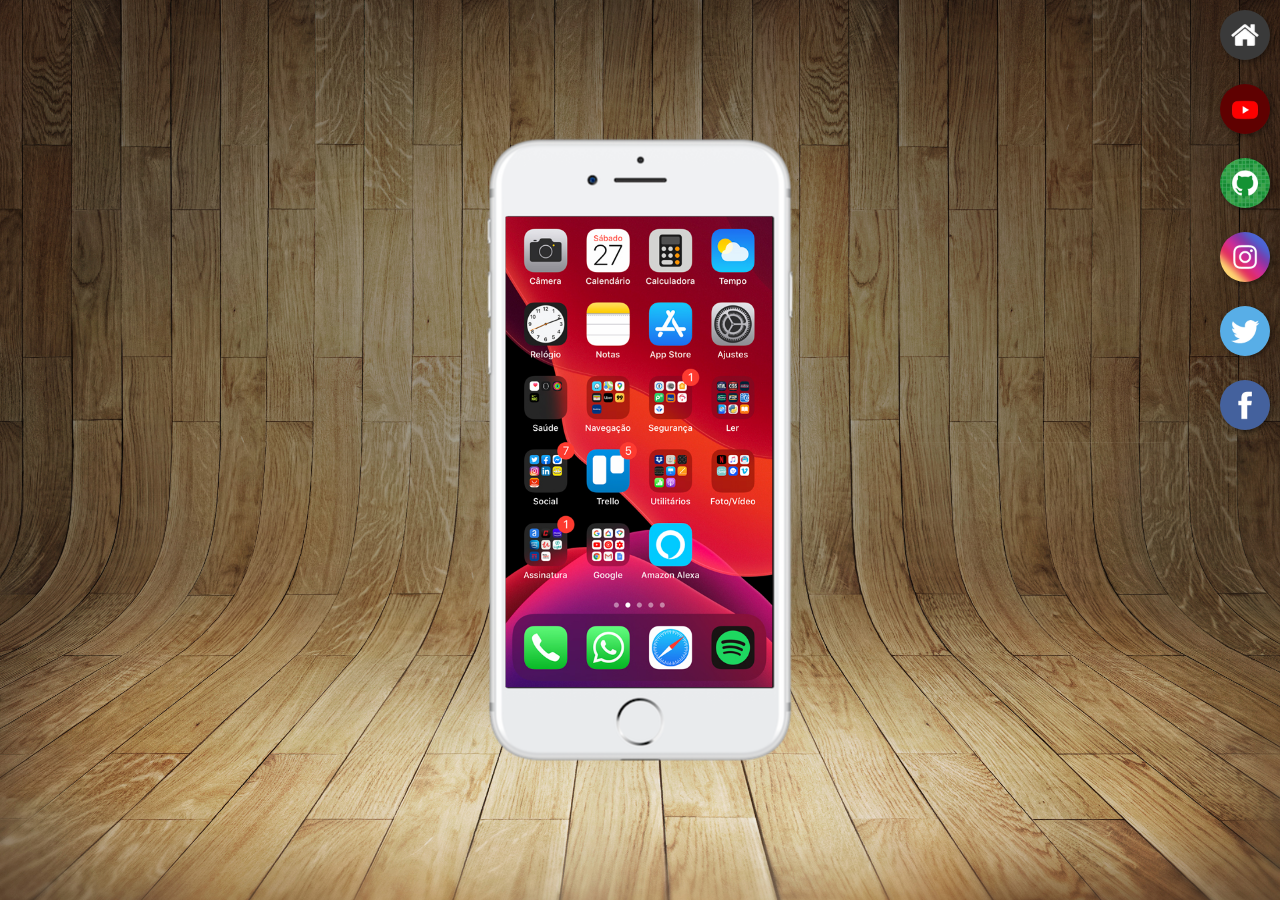
<file: index.html>
<!DOCTYPE html>
<html lang="pt-br">
<head>
    <meta charset="UTF-8">
    <meta name="viewport" content="width=device-width, initial-scale=1.0">
    <link rel="shortcut icon" href="favicon.ico" type="image/x-icon">
    <link rel="stylesheet" href="styles/style.css">
    <title>Projeto redes sociais</title>
</head>
<body>
    <main>
        <section id="phone">
            <iframe src="home.html" name="tela" id="screen" frameborder="0">
                <p>Infelizmente o seu navegador não é compatível com isso!</p>
            </iframe>
        </section>
        <section id="social-medias">
            <a href="home.html" target="tela"><img src="imagens/logo-home.jpg" alt="home"></a><br>
            <a href="youtube.html" target="tela"><img src="imagens/logo-youtube.jpg" alt="youtube"></a><br>
            <a href="github.html" target="tela"><img src="imagens/logo-github.jpg" alt="github"></a><br>
            <a href="instagram.html" target="tela"><img src="imagens/logo-instagram.jpg" alt="instagram"></a><br>
            <a href="twitter.html" target="tela"><img src="imagens/logo-twitter.jpg" alt="twitter"></a><br>
            <a href="facebook.html" target="tela"><img src="imagens/logo-facebook.jpg" alt="facebook"></a>
            
        </section>
    </main>
</body>
</html>
</file>
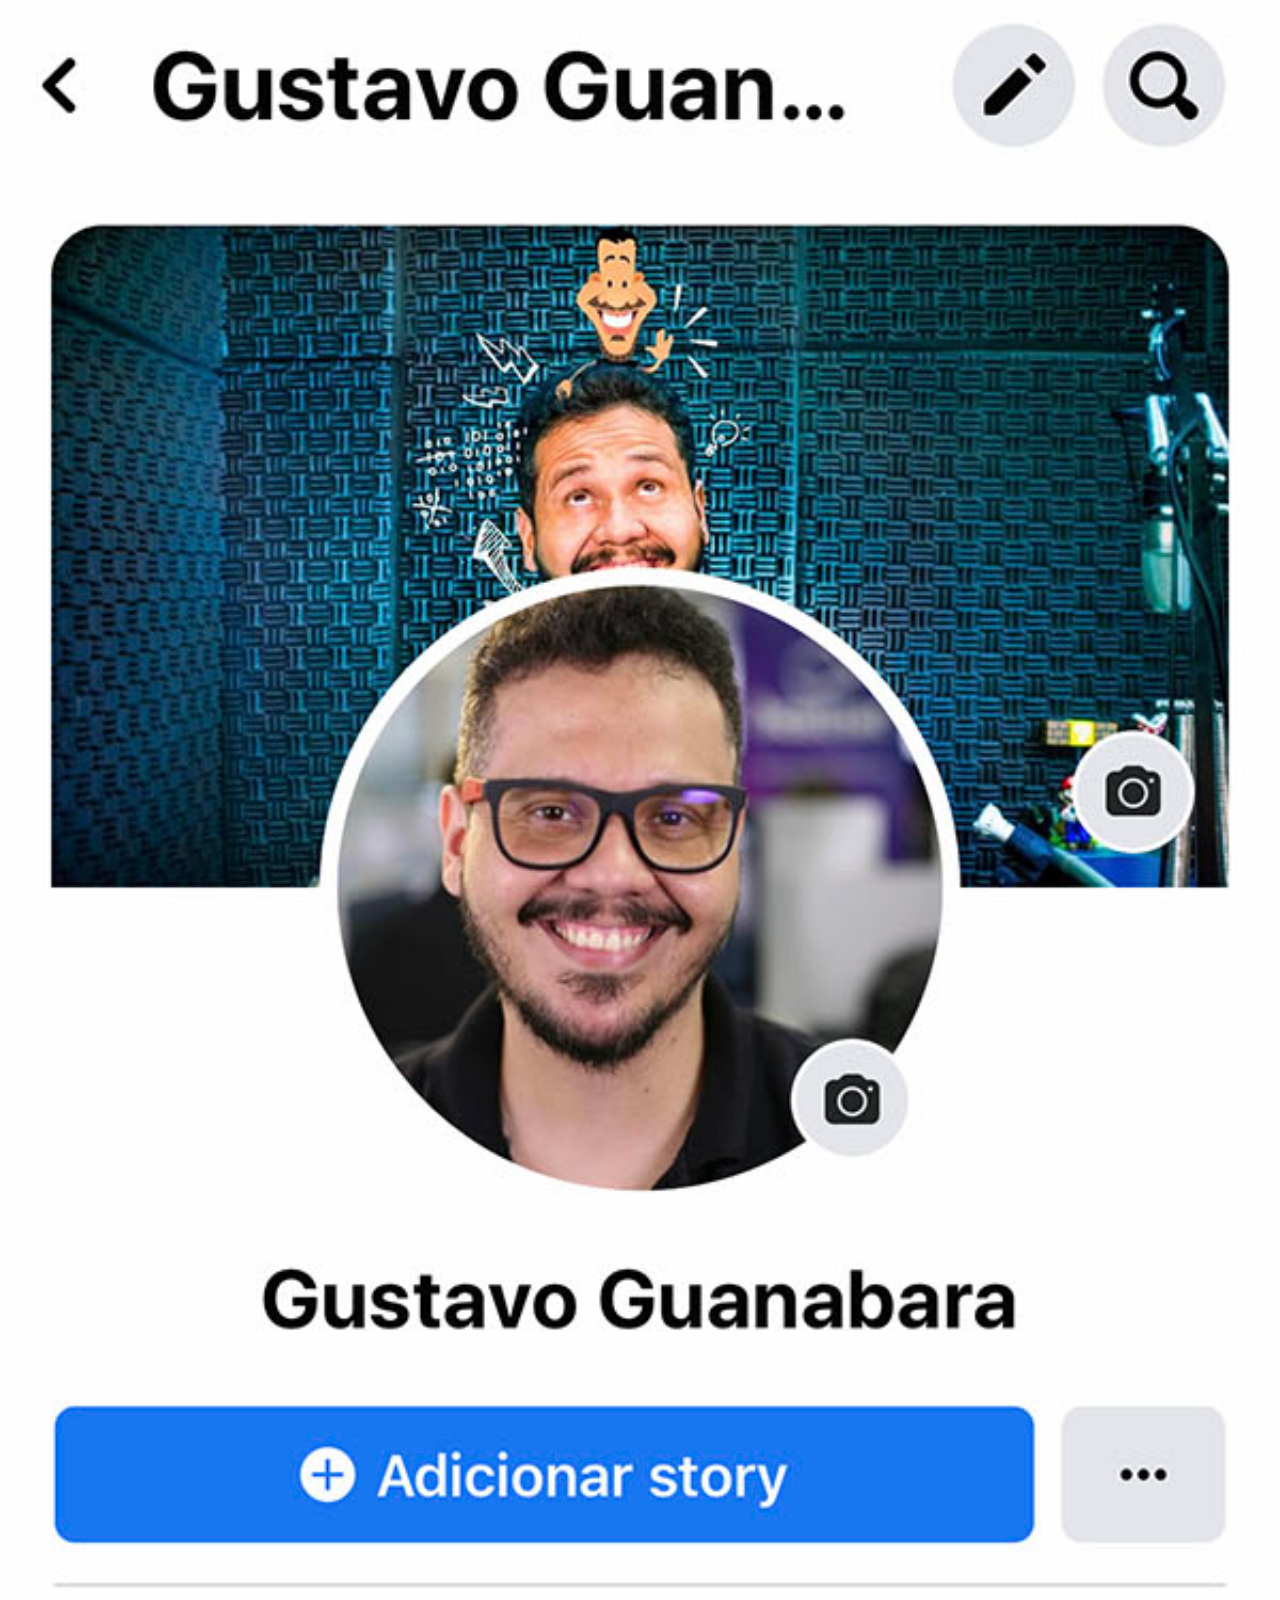
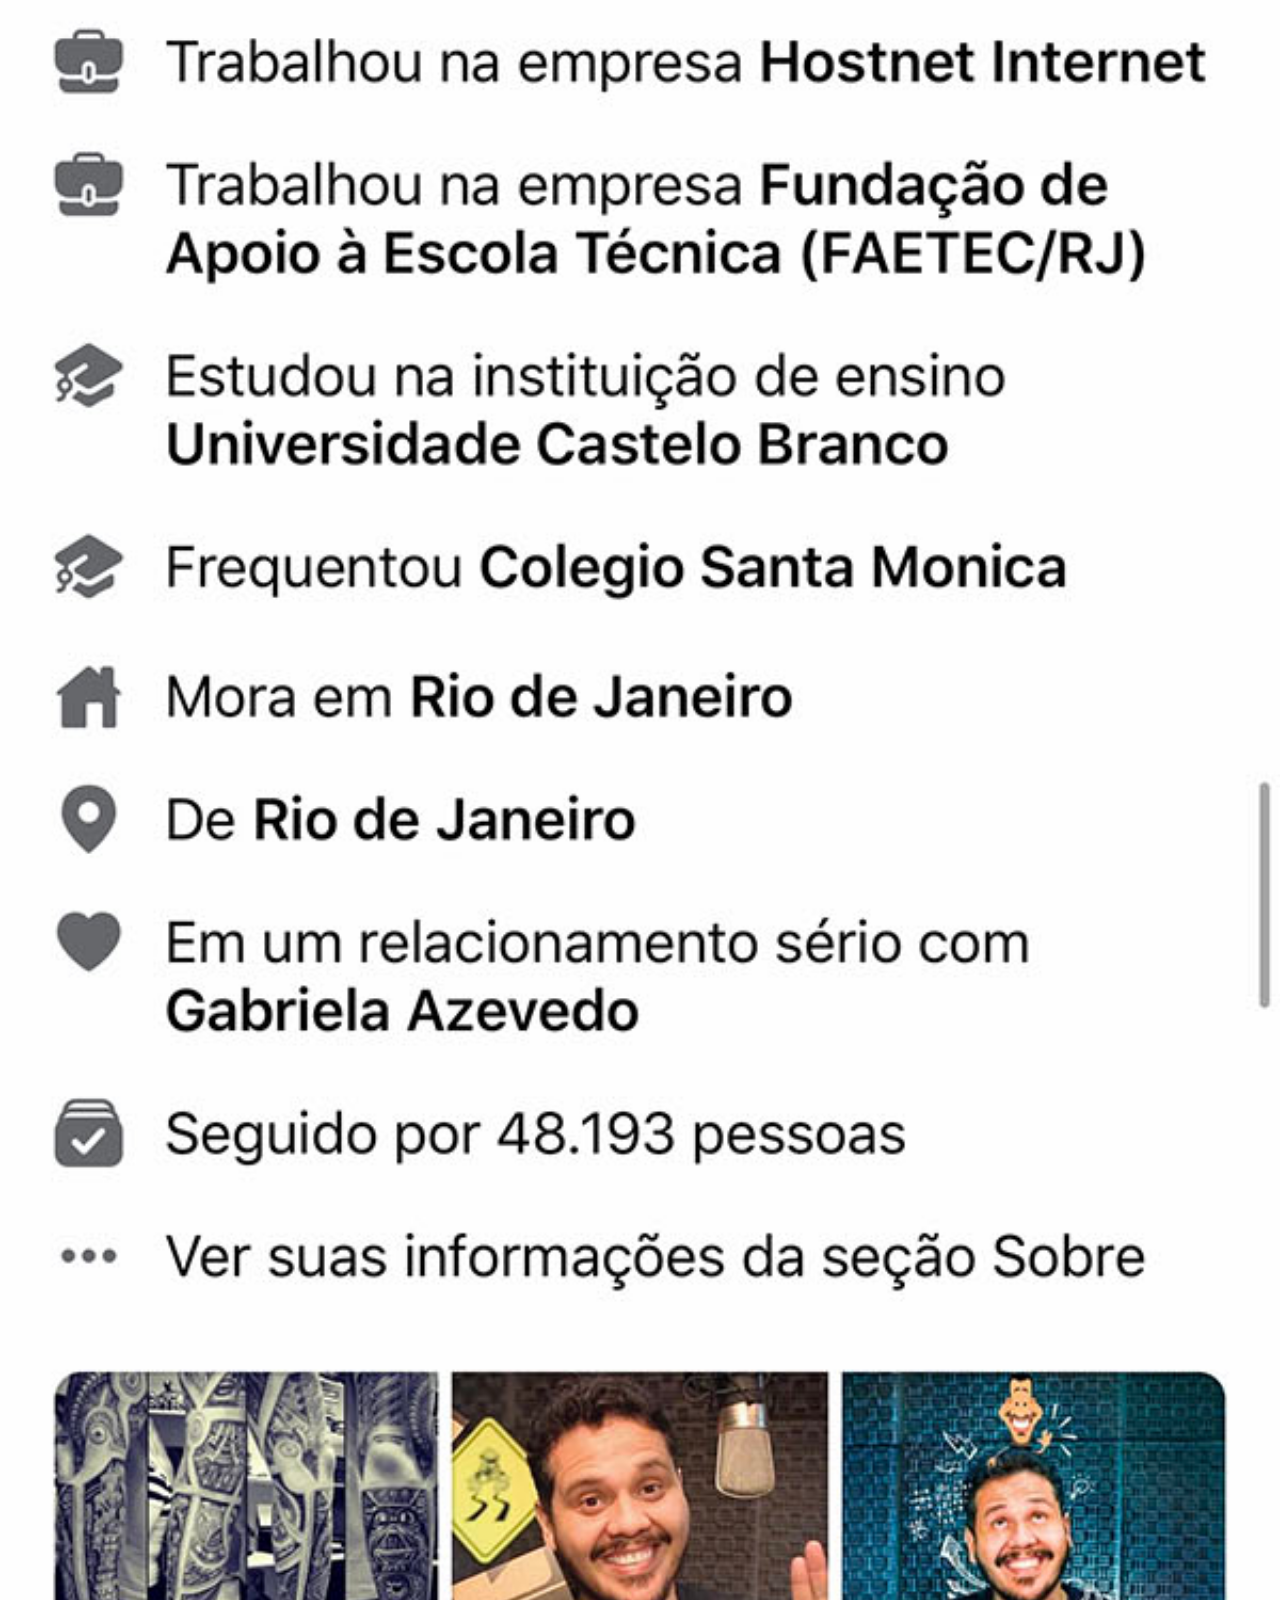
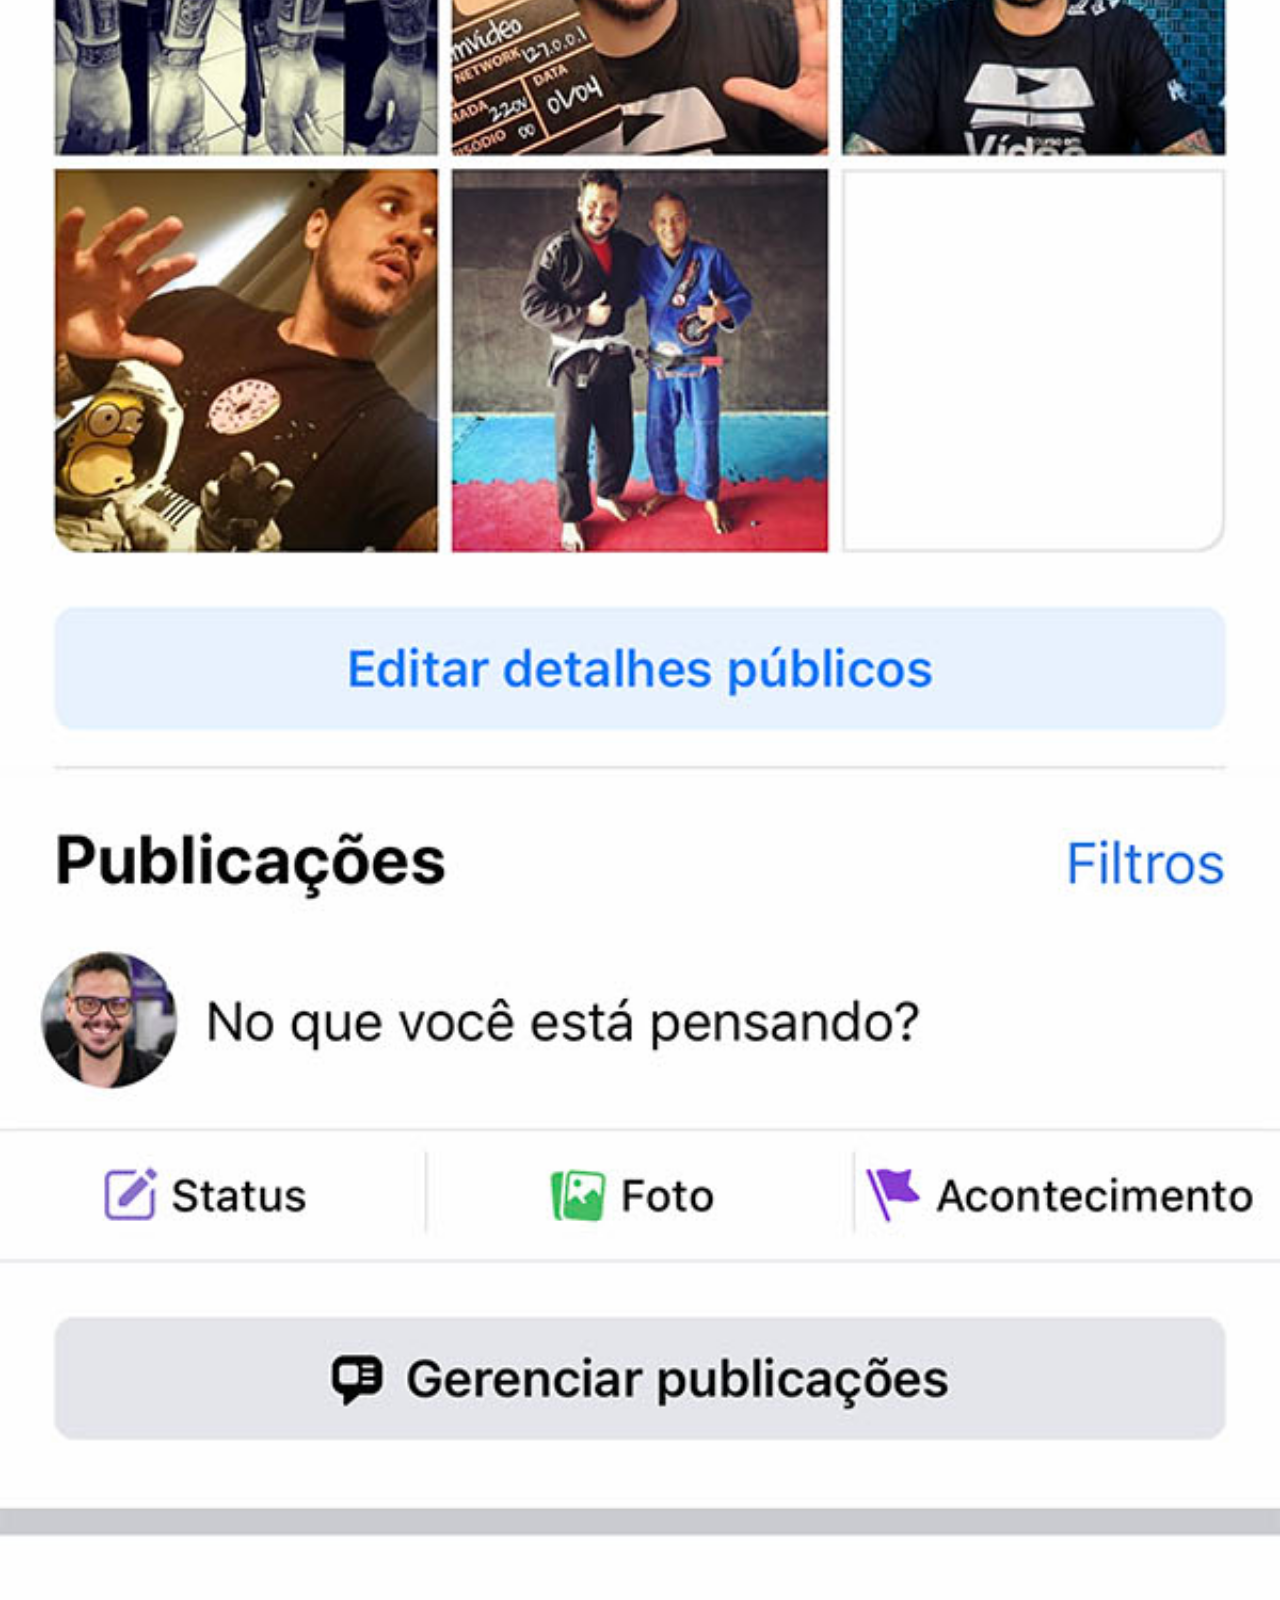
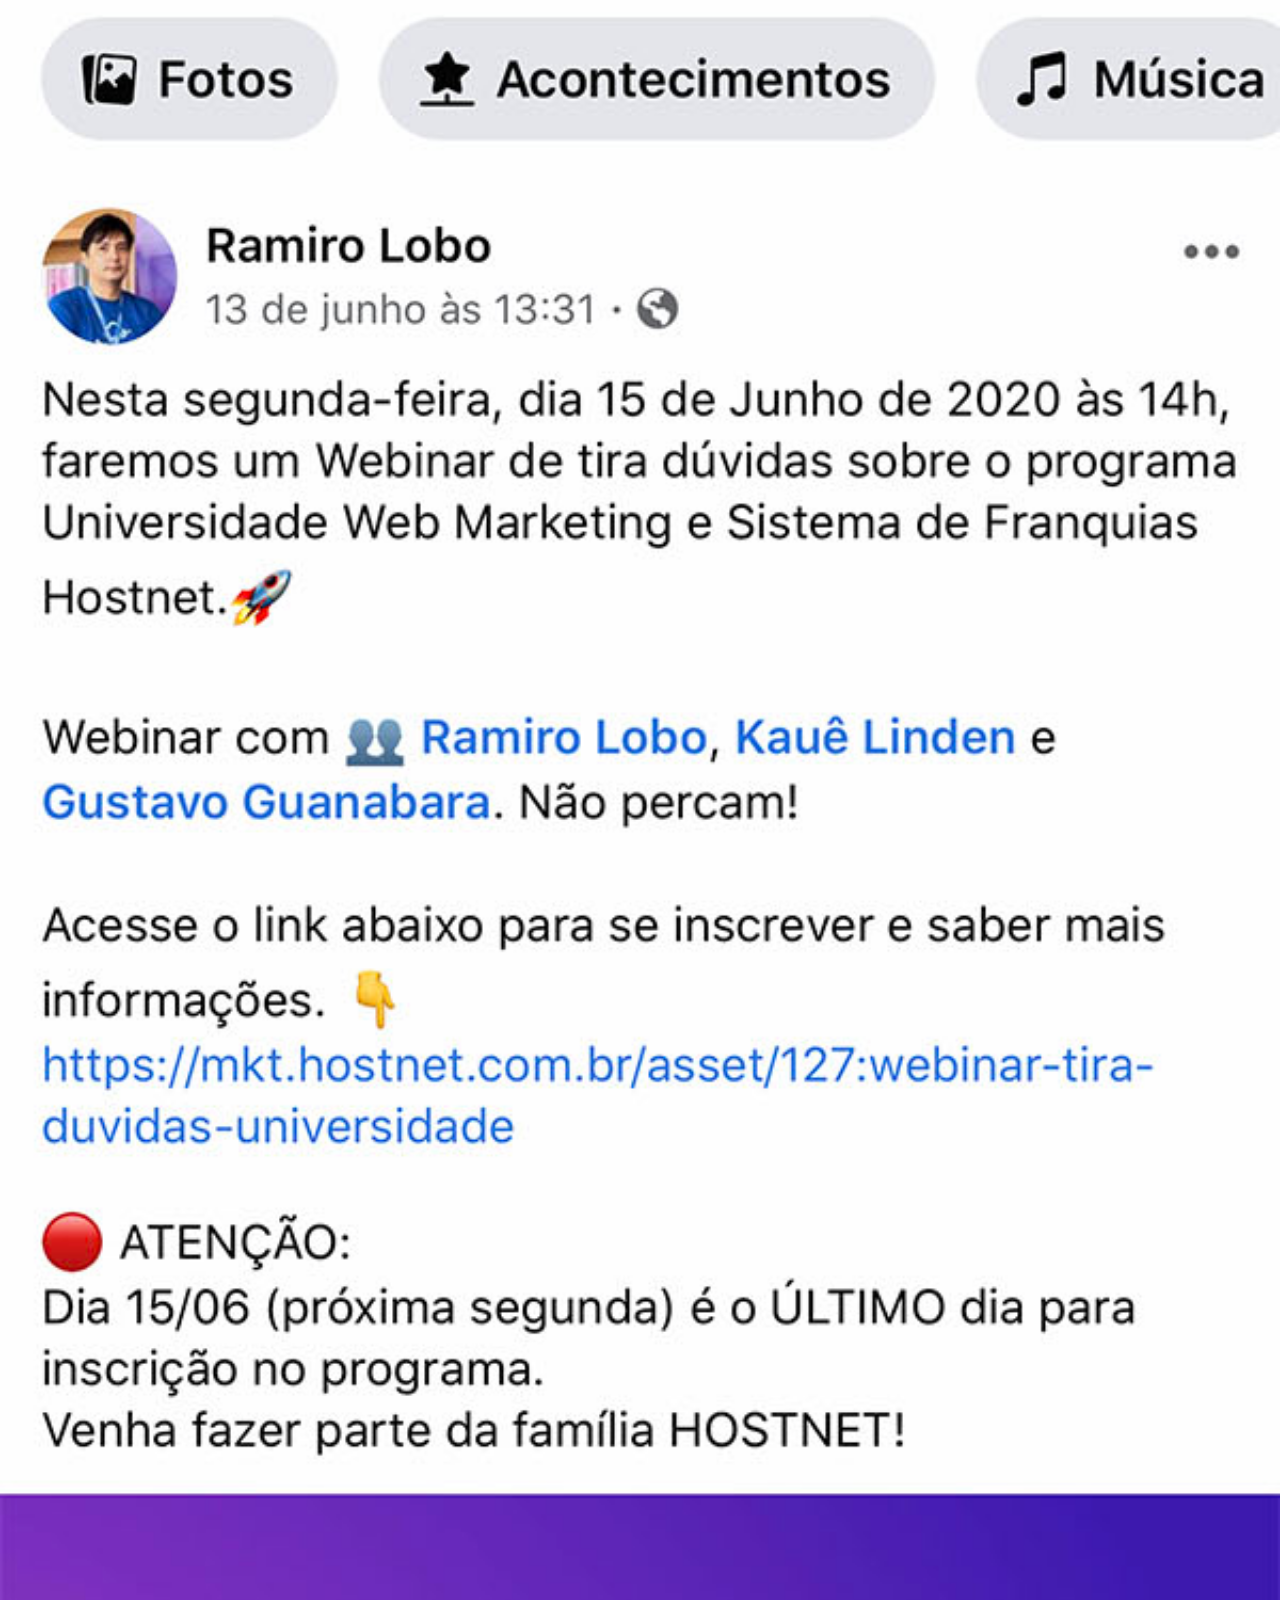
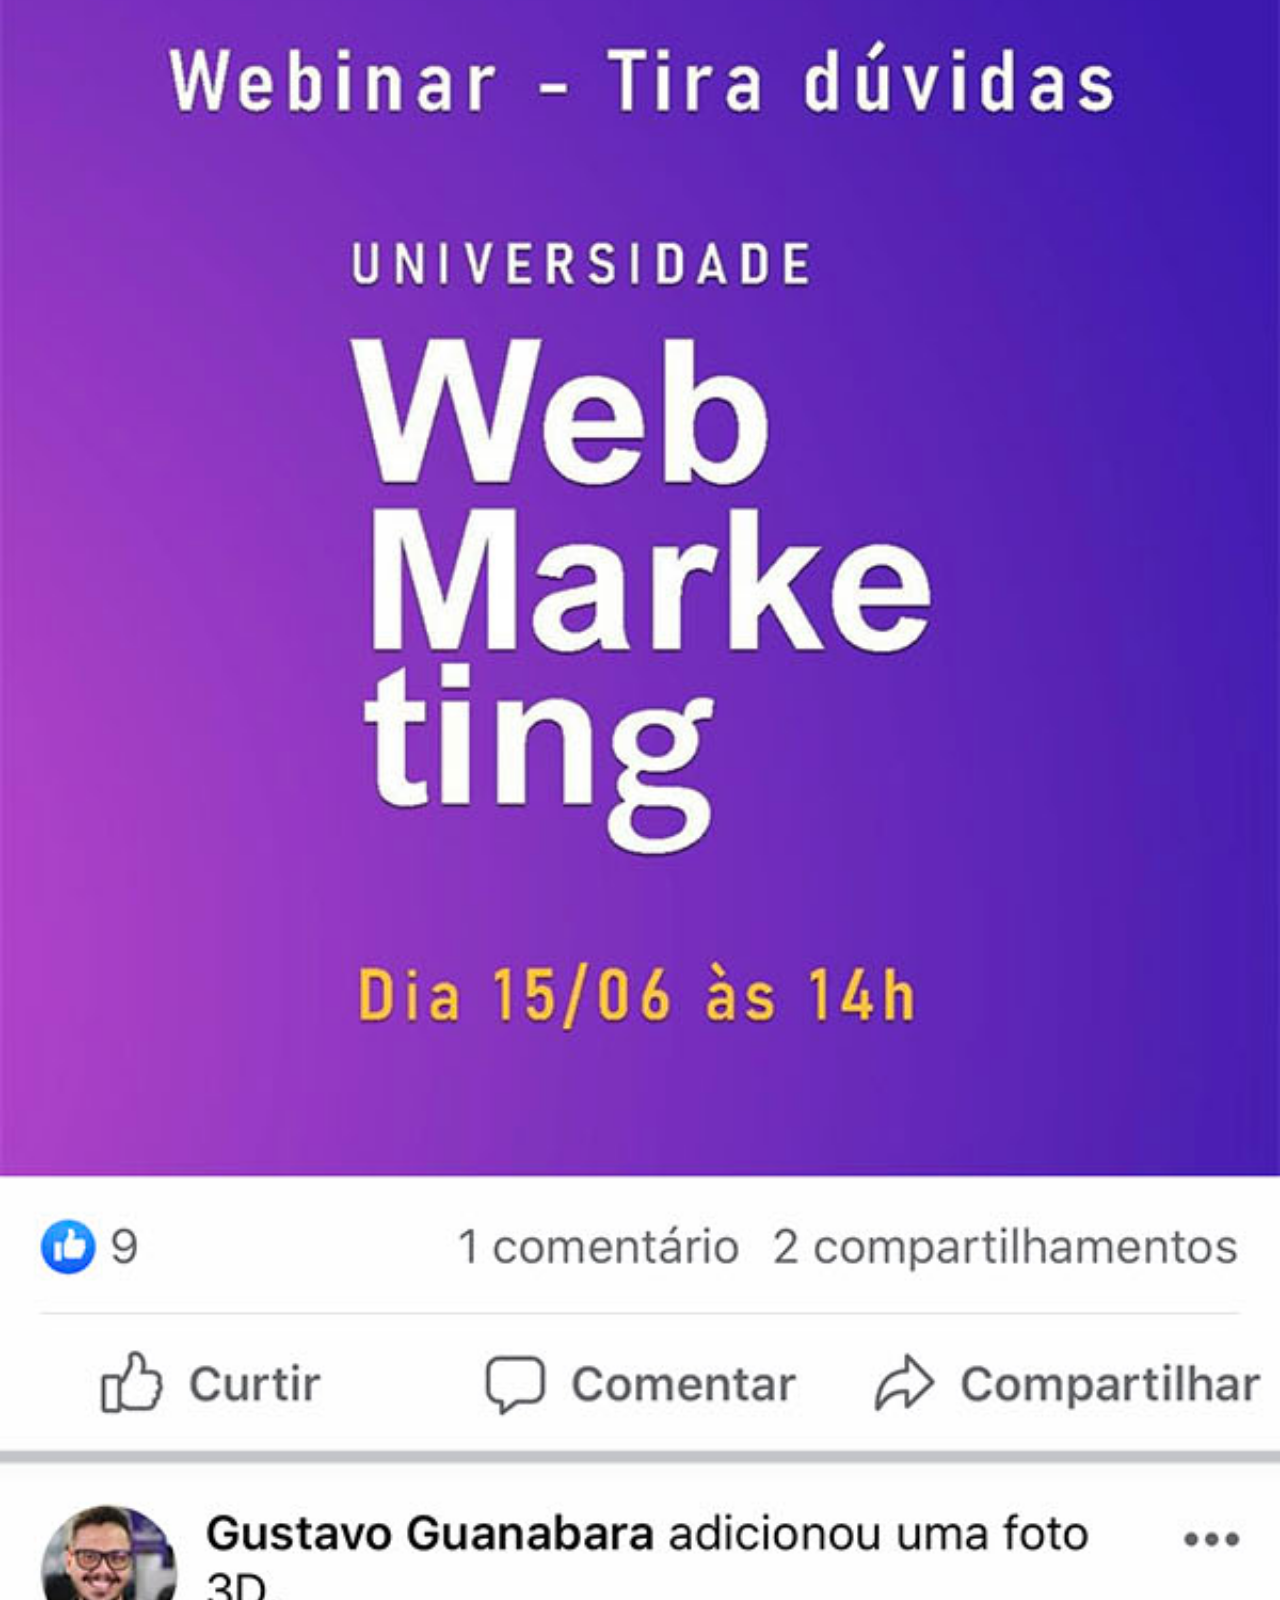
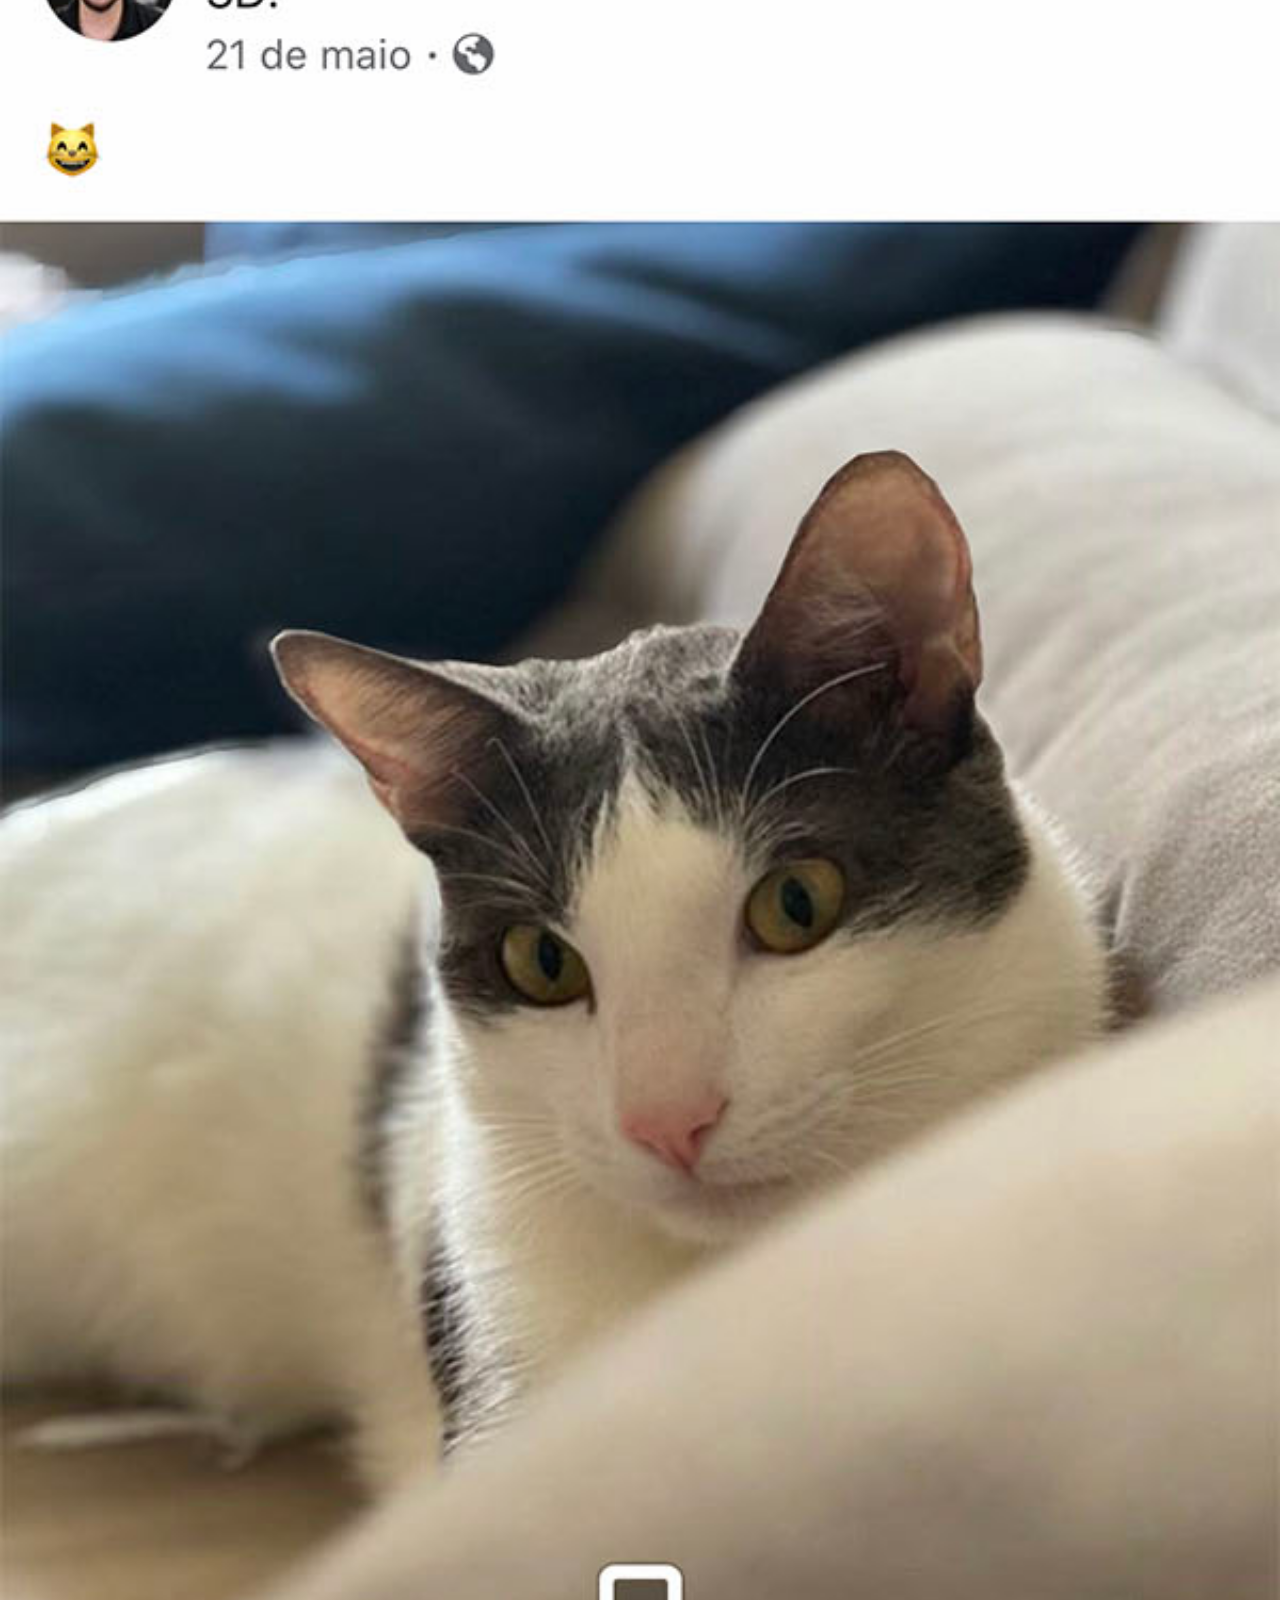
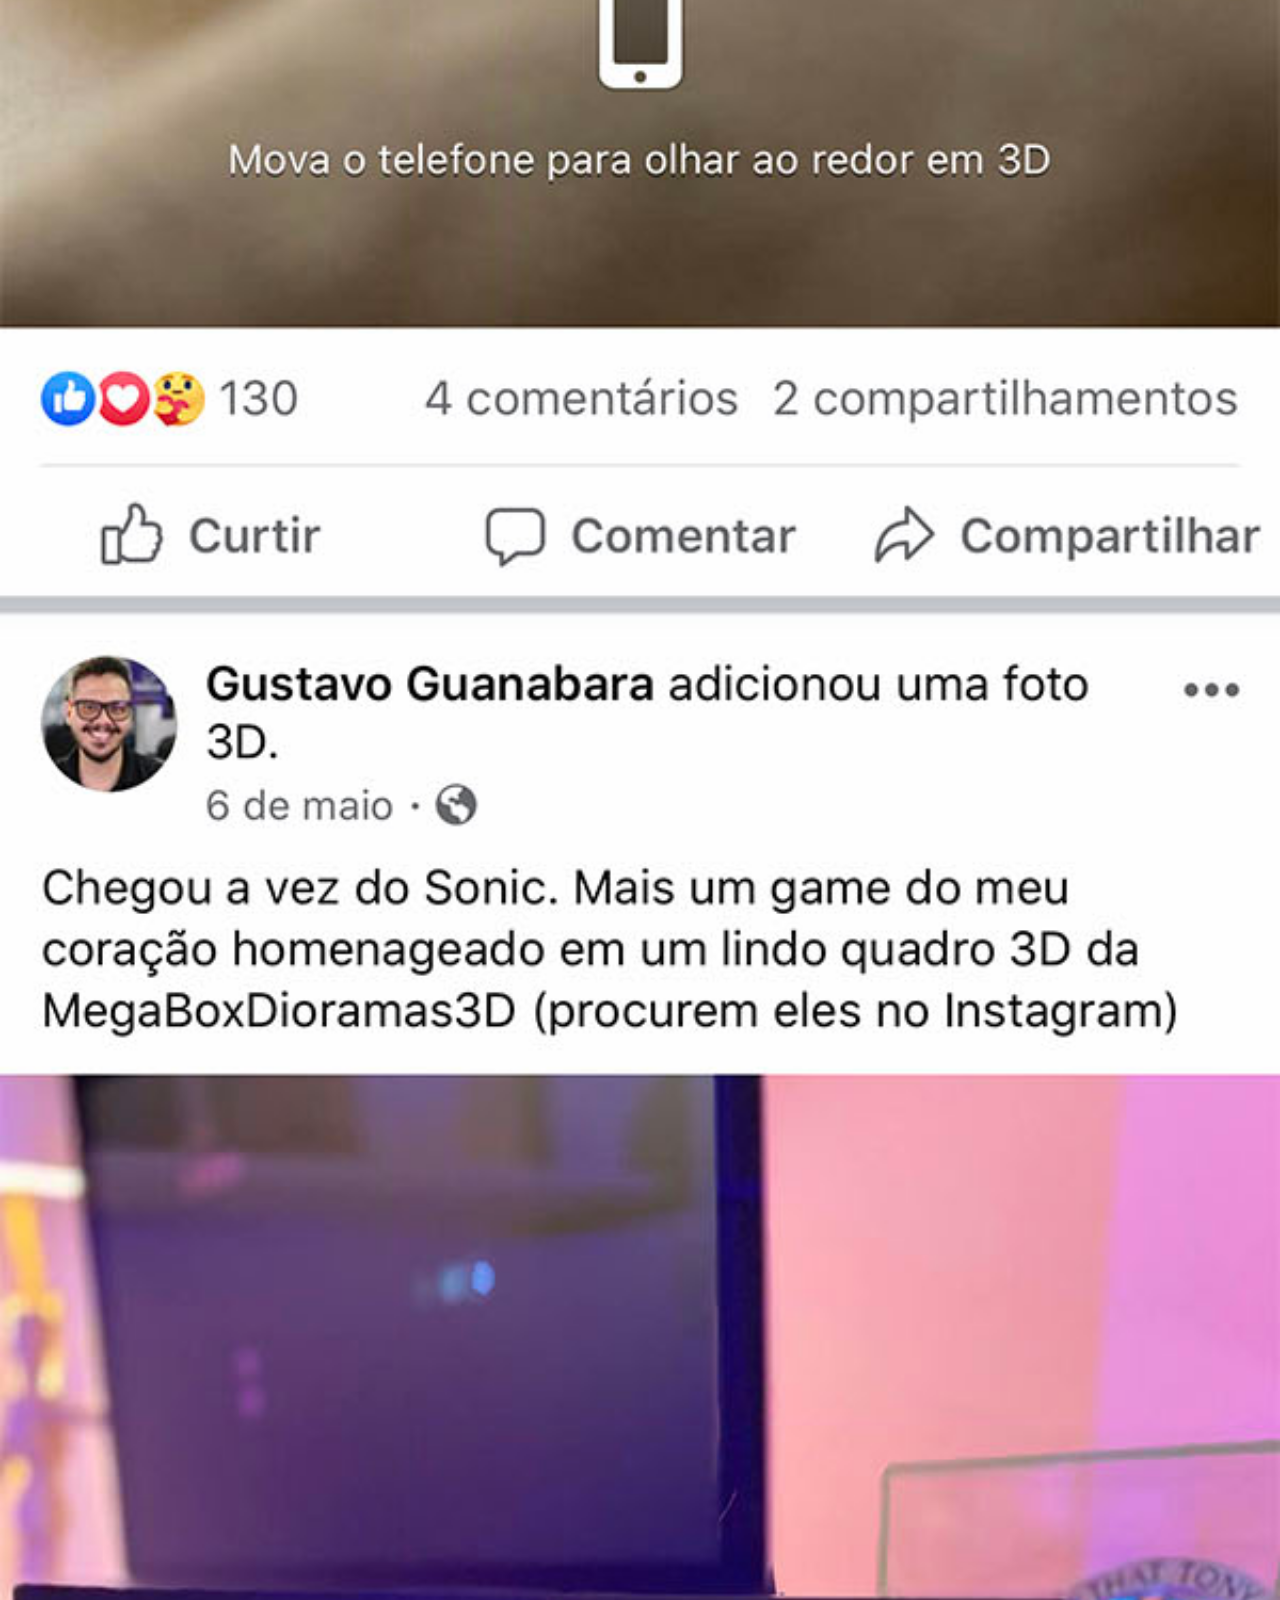
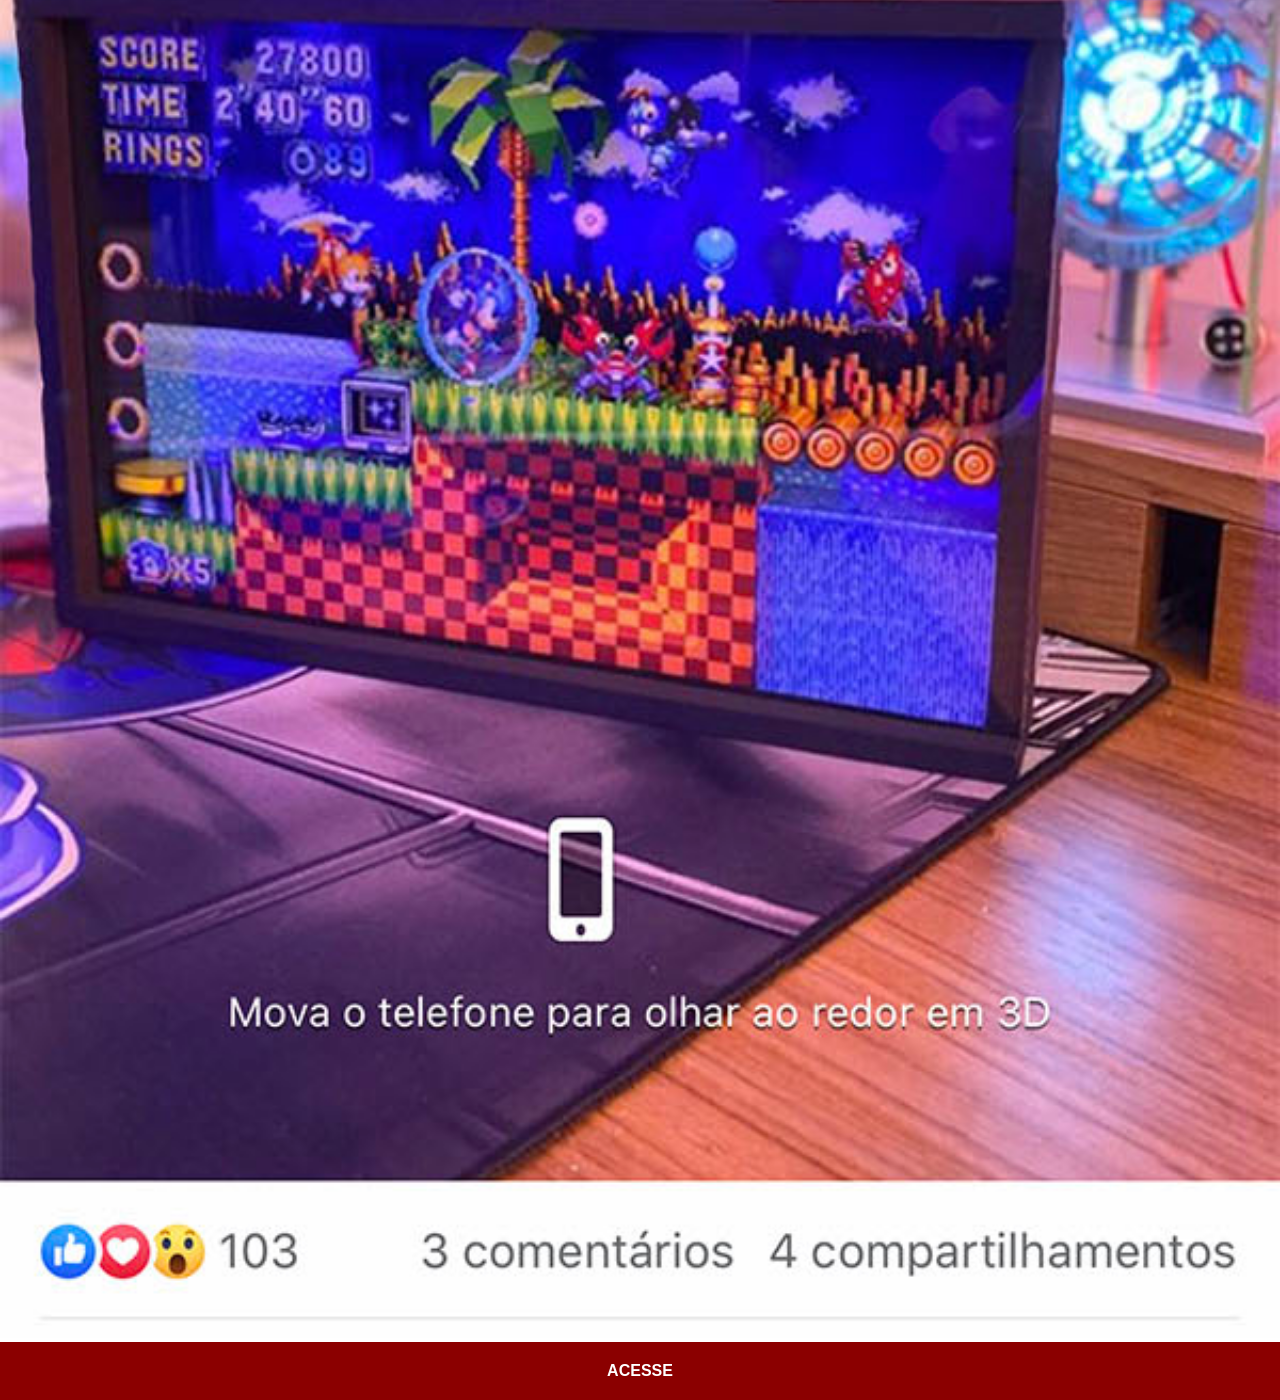
<file: facebook.html>
<!DOCTYPE html>
<html lang="pt-br">
<head>
    <meta charset="UTF-8">
    <meta name="viewport" content="width=device-width, initial-scale=1.0">
    <link rel="stylesheet" href="styles/social.css">
    <title>Facebook</title>
</head>
<body>
    <img src="imagens/tela-facebook.jpg" alt="facebook">
    <a href="https://www.facebook.com/gustavoguanabara" target="_blank">ACESSE</a>
</body>
</html>
</file>
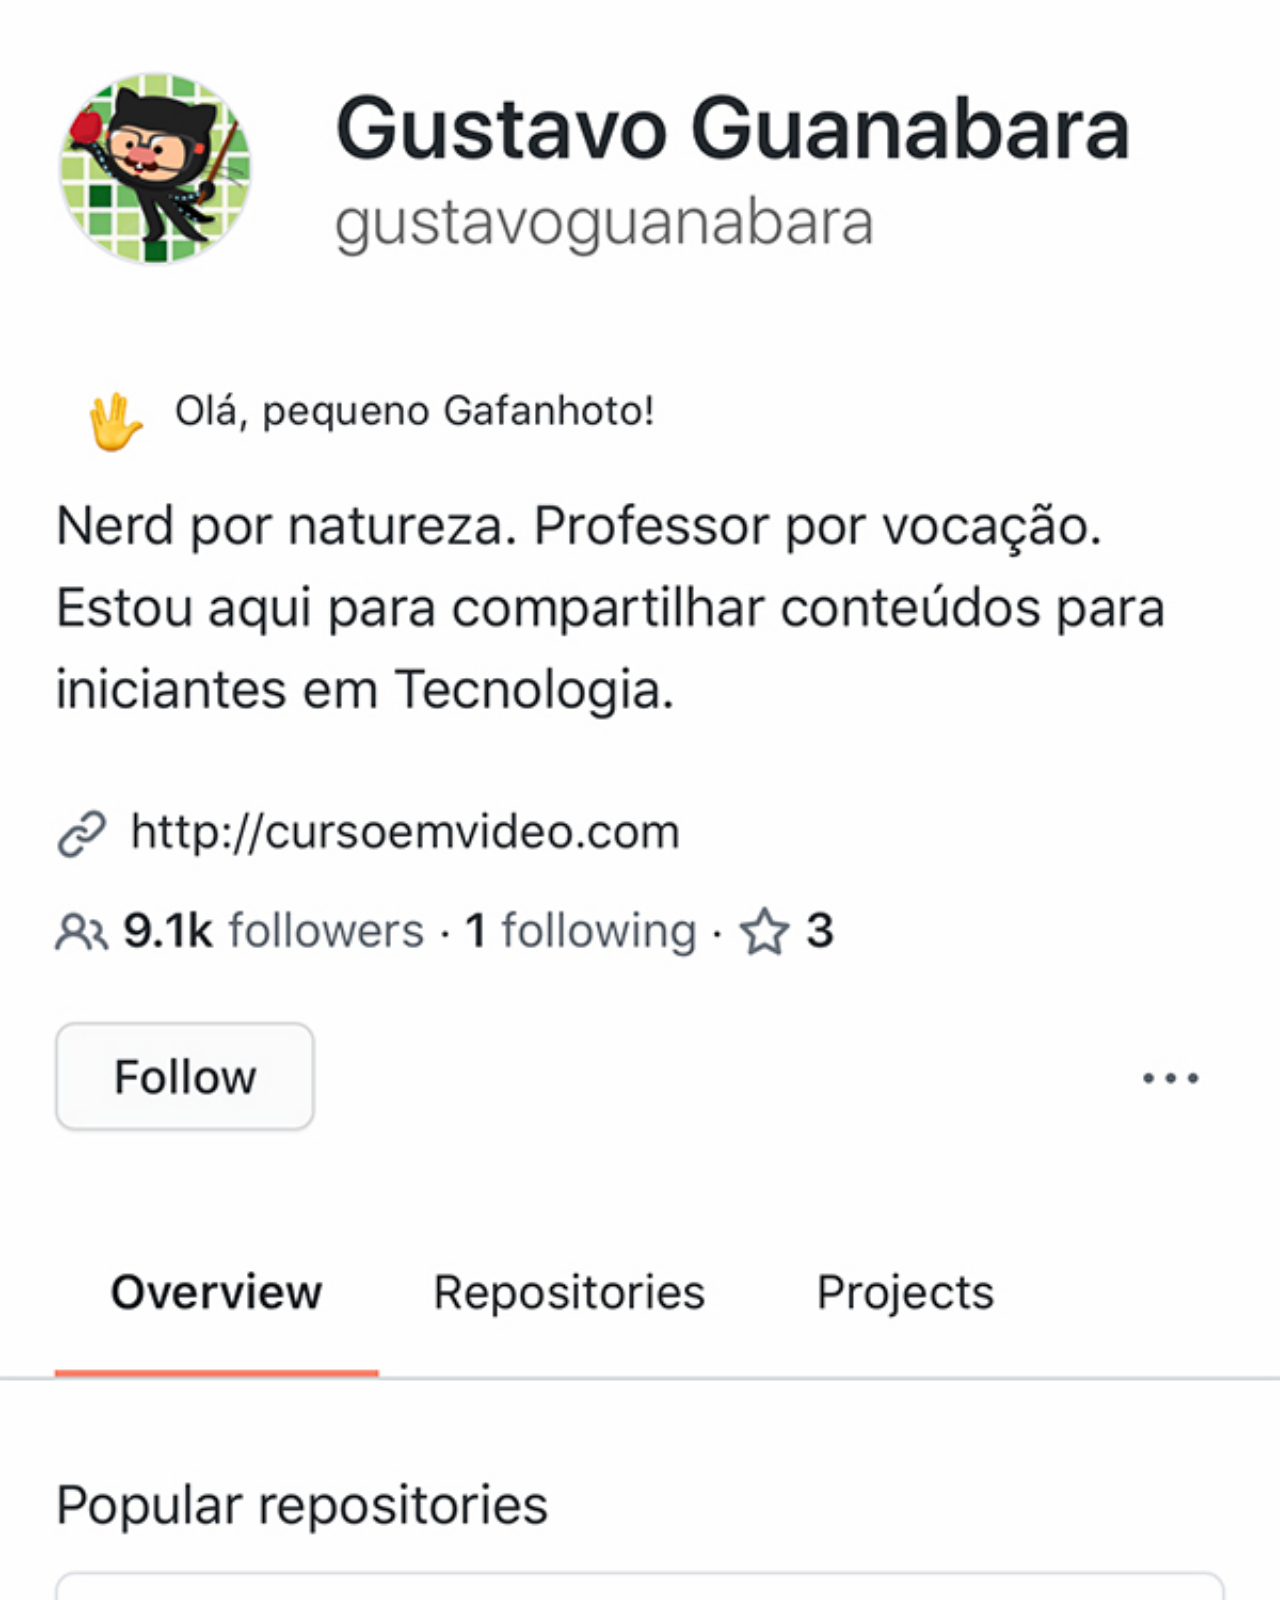
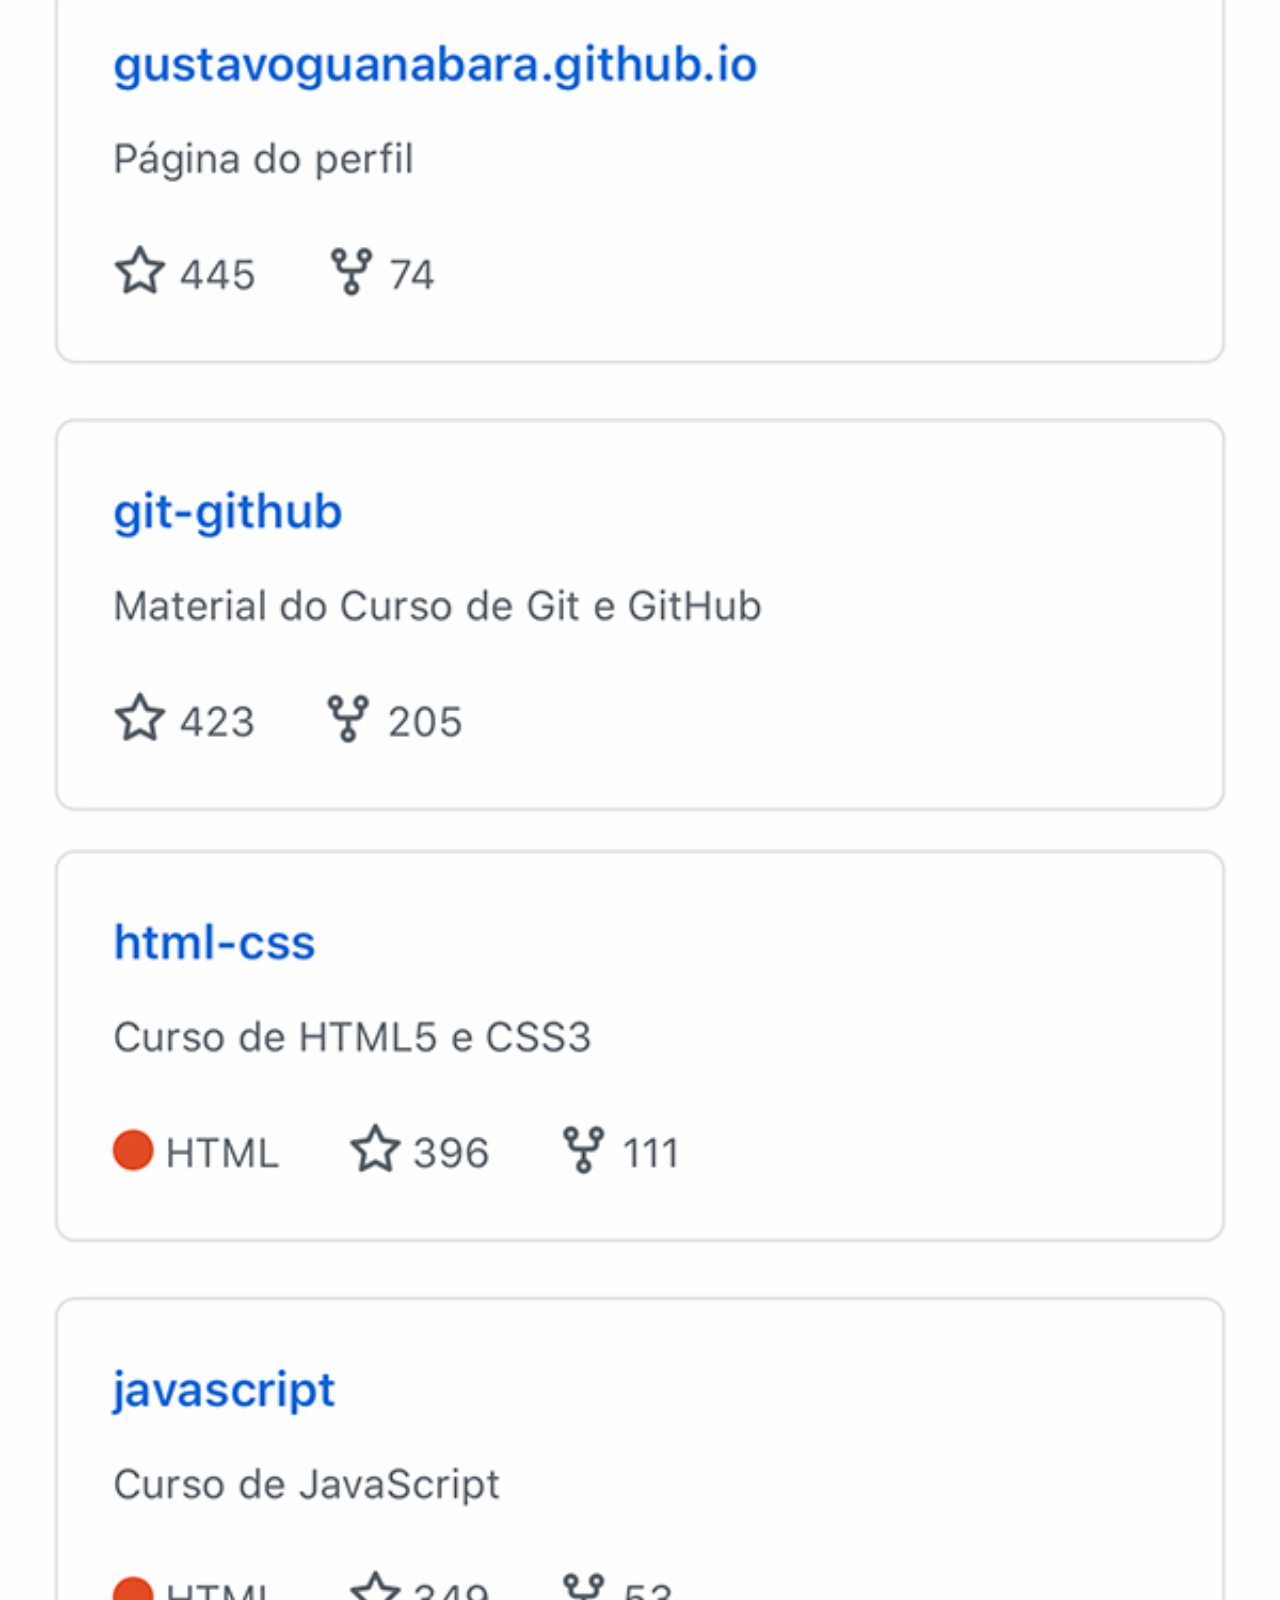
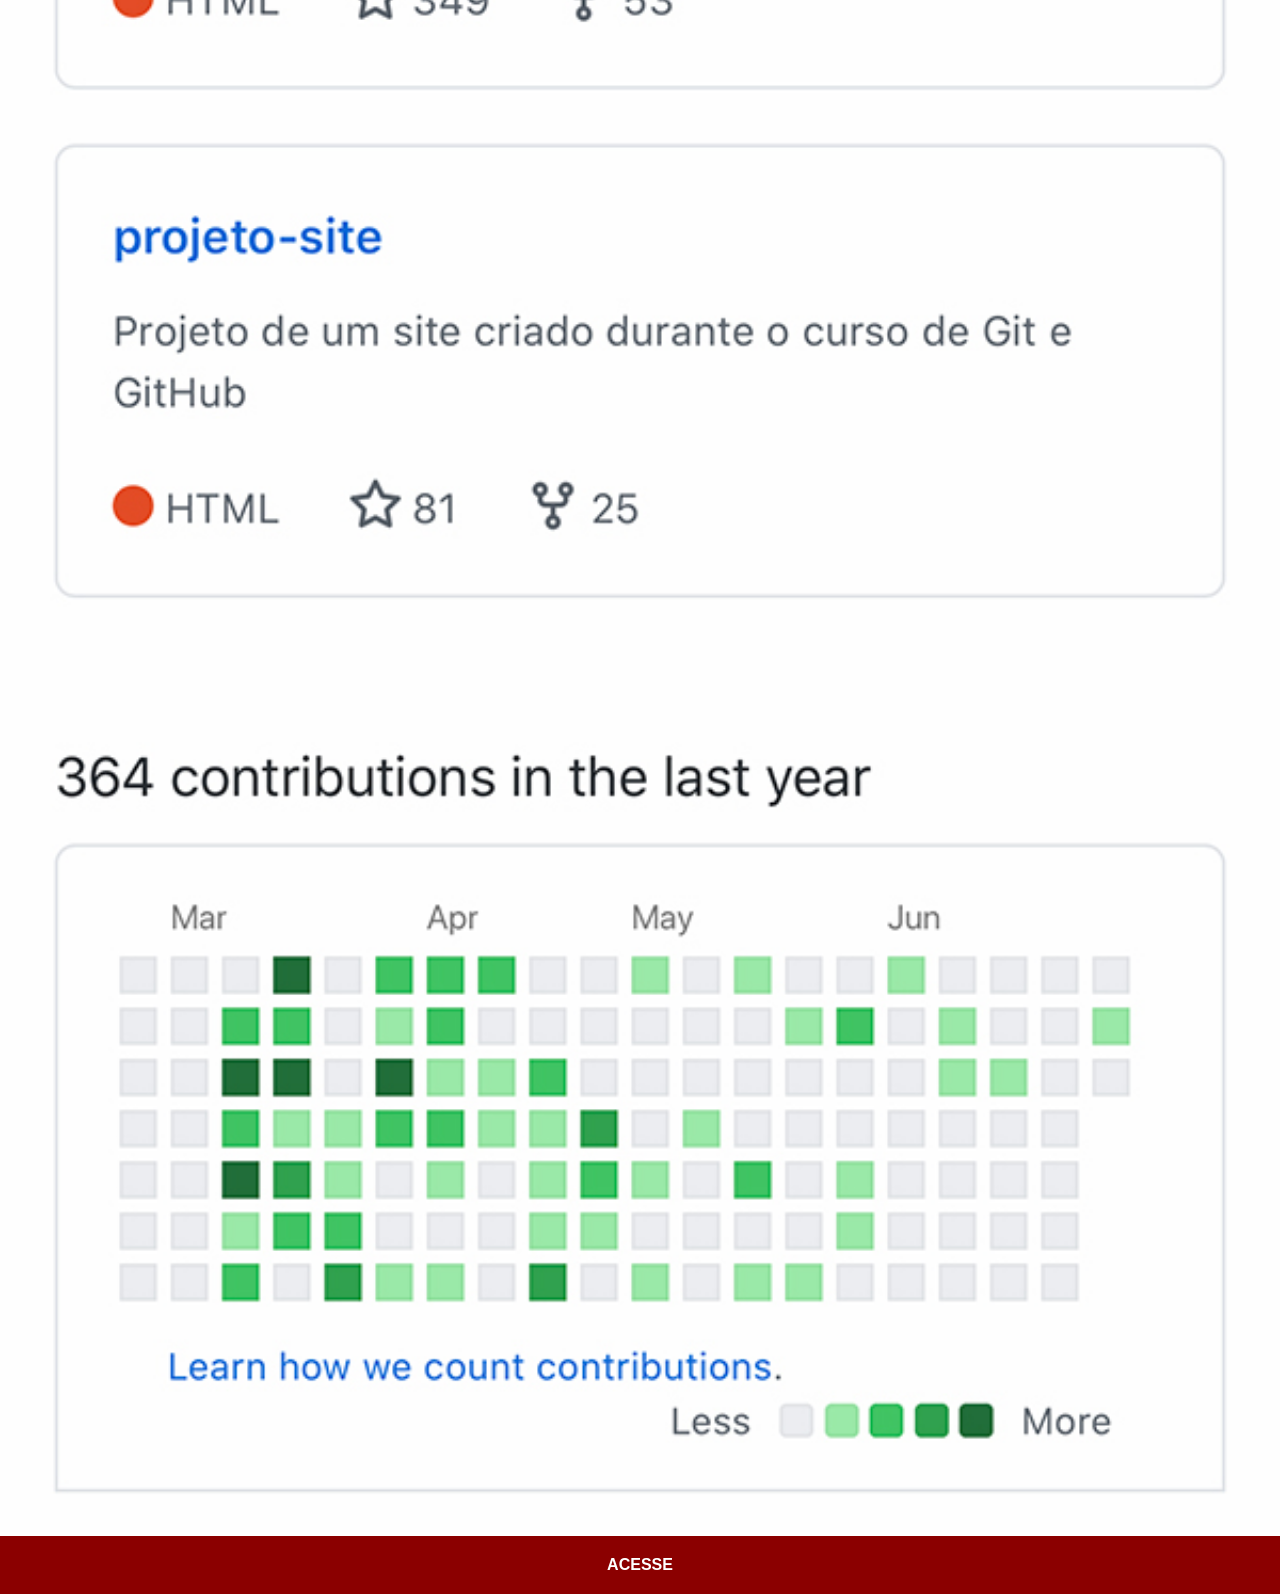
<file: github.html>
<!DOCTYPE html>
<html lang="pt-br">
<head>
    <meta charset="UTF-8">
    <meta name="viewport" content="width=device-width, initial-scale=1.0">
    <link rel="stylesheet" href="styles/social.css">
    <title>Github</title>
</head>
<body>
    <img src="imagens/tela-github.jpg" alt="github">
    <a href="https://github.com/gustavoguanabara/" target="_blank">ACESSE</a>
</body>
</html>
</file>
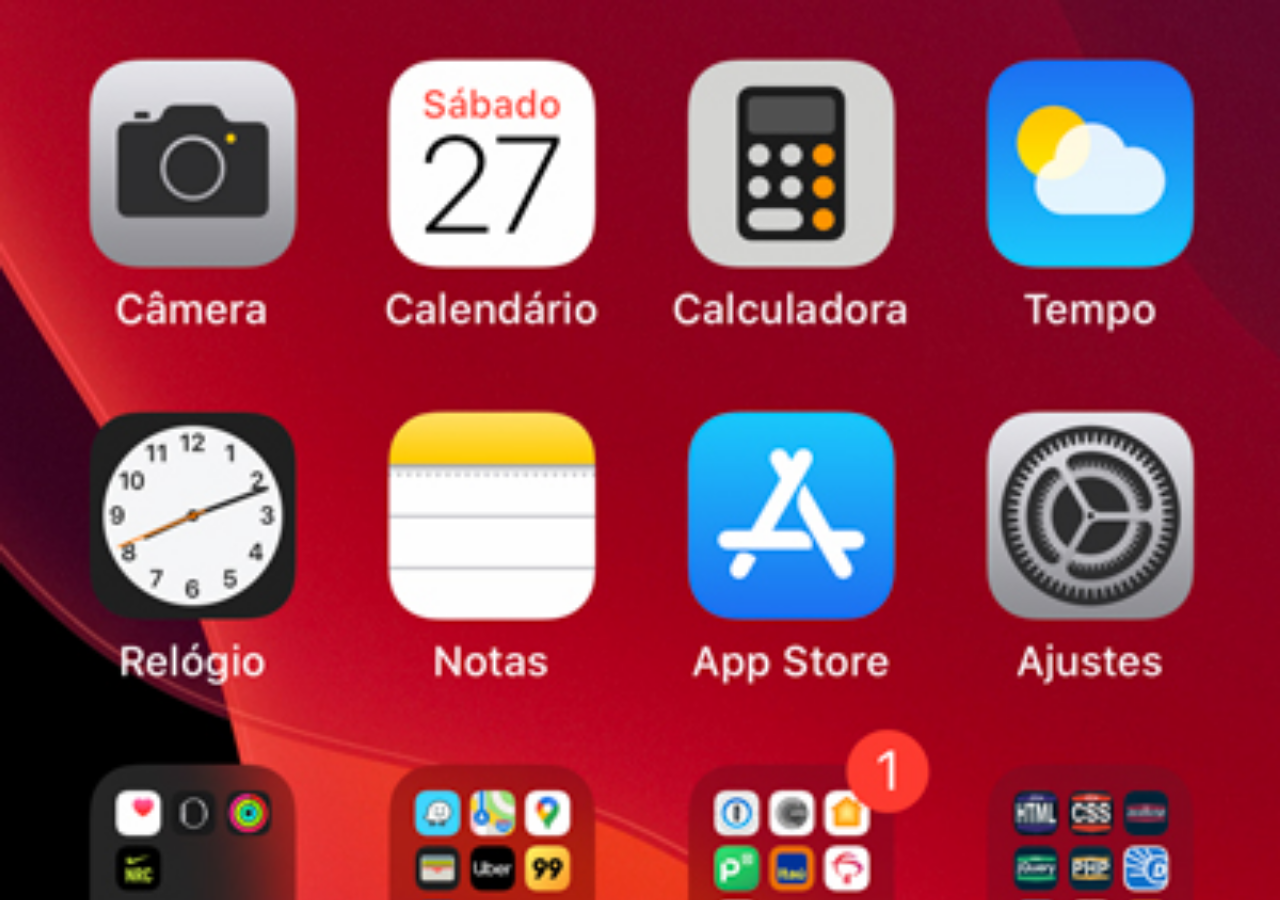
<file: home.html>
<!DOCTYPE html>
<html lang="pt-br">
<head>
    <meta charset="UTF-8">
    <meta name="viewport" content="width=device-width, initial-scale=1.0">
    <title>Home</title>
    <style>
        * {
            margin: 0;
            padding: 0;
        }

        body {
            width: 100vw;
            height: 100vh;
            background: black url(imagens/tela-home.jpg) no-repeat top center;
            background-size: cover;
        }
    </style>
</head>
<body>
    
</body>
</html>
</file>
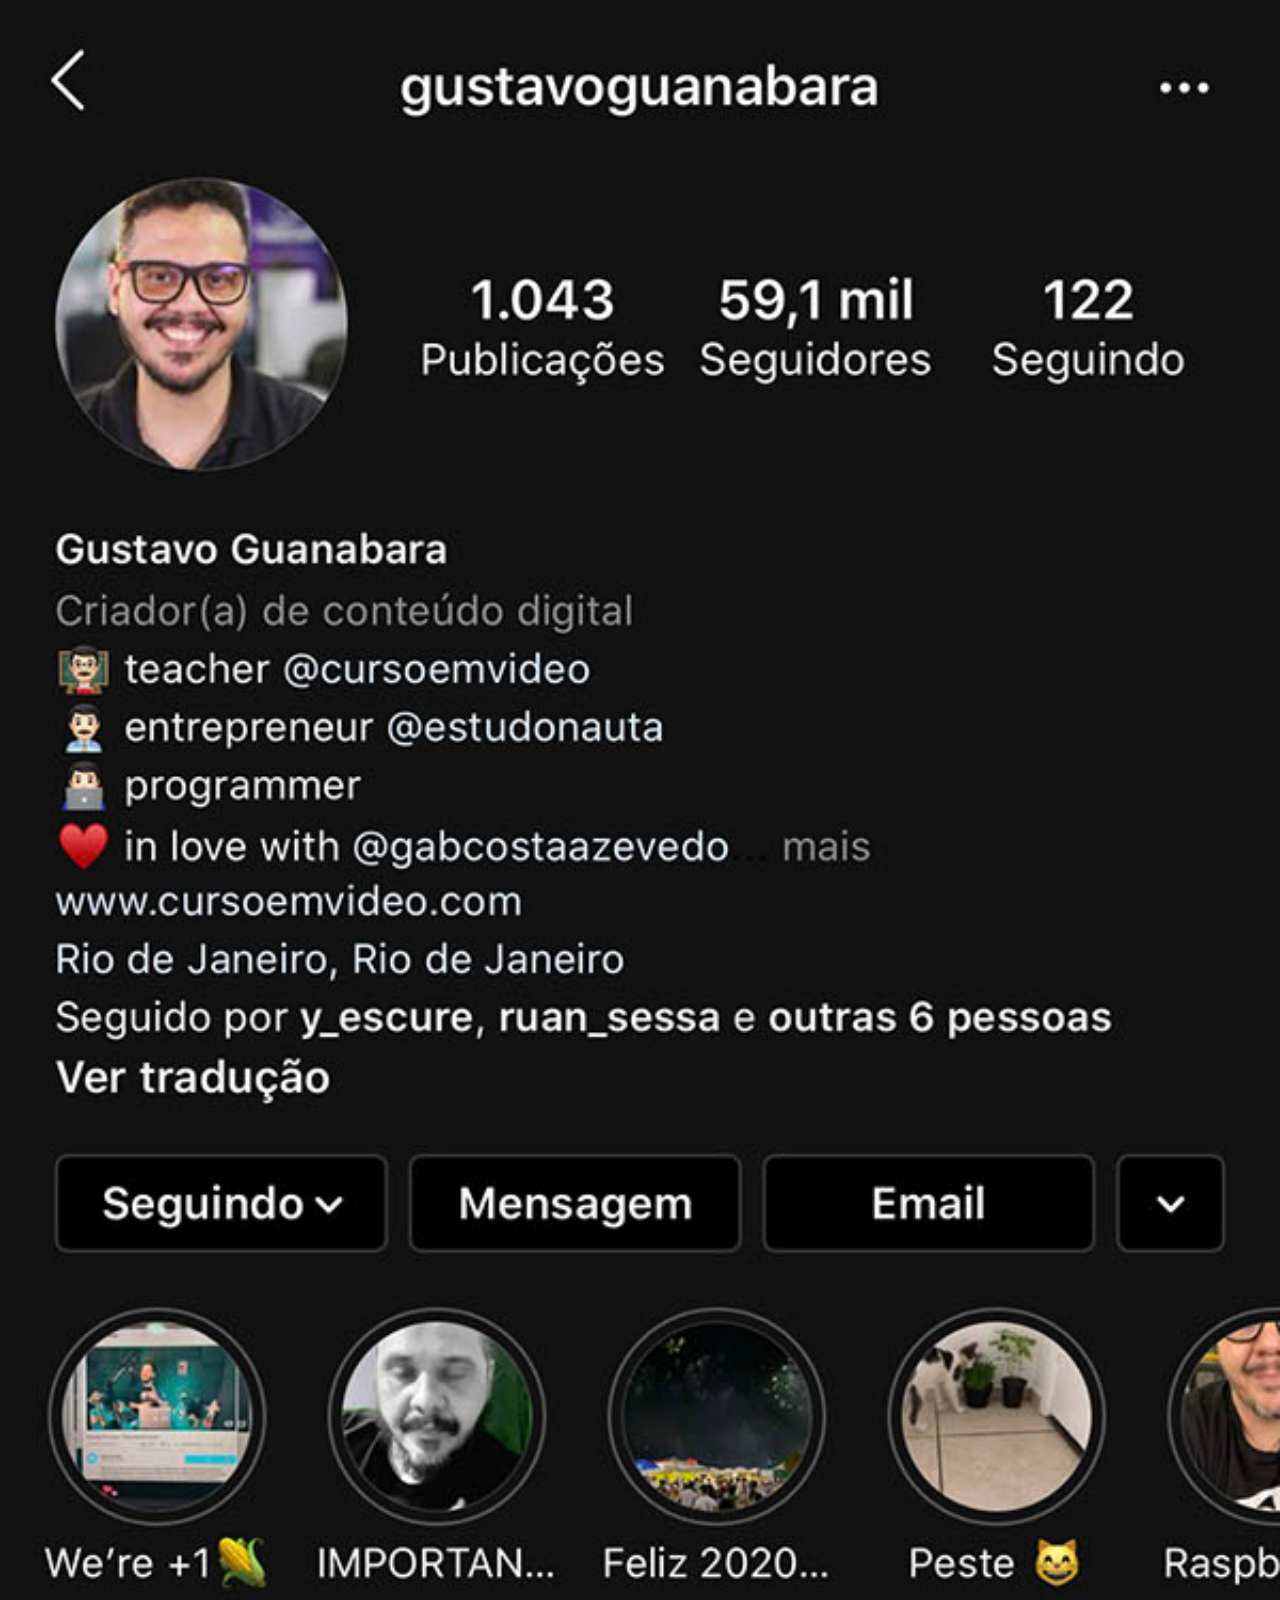
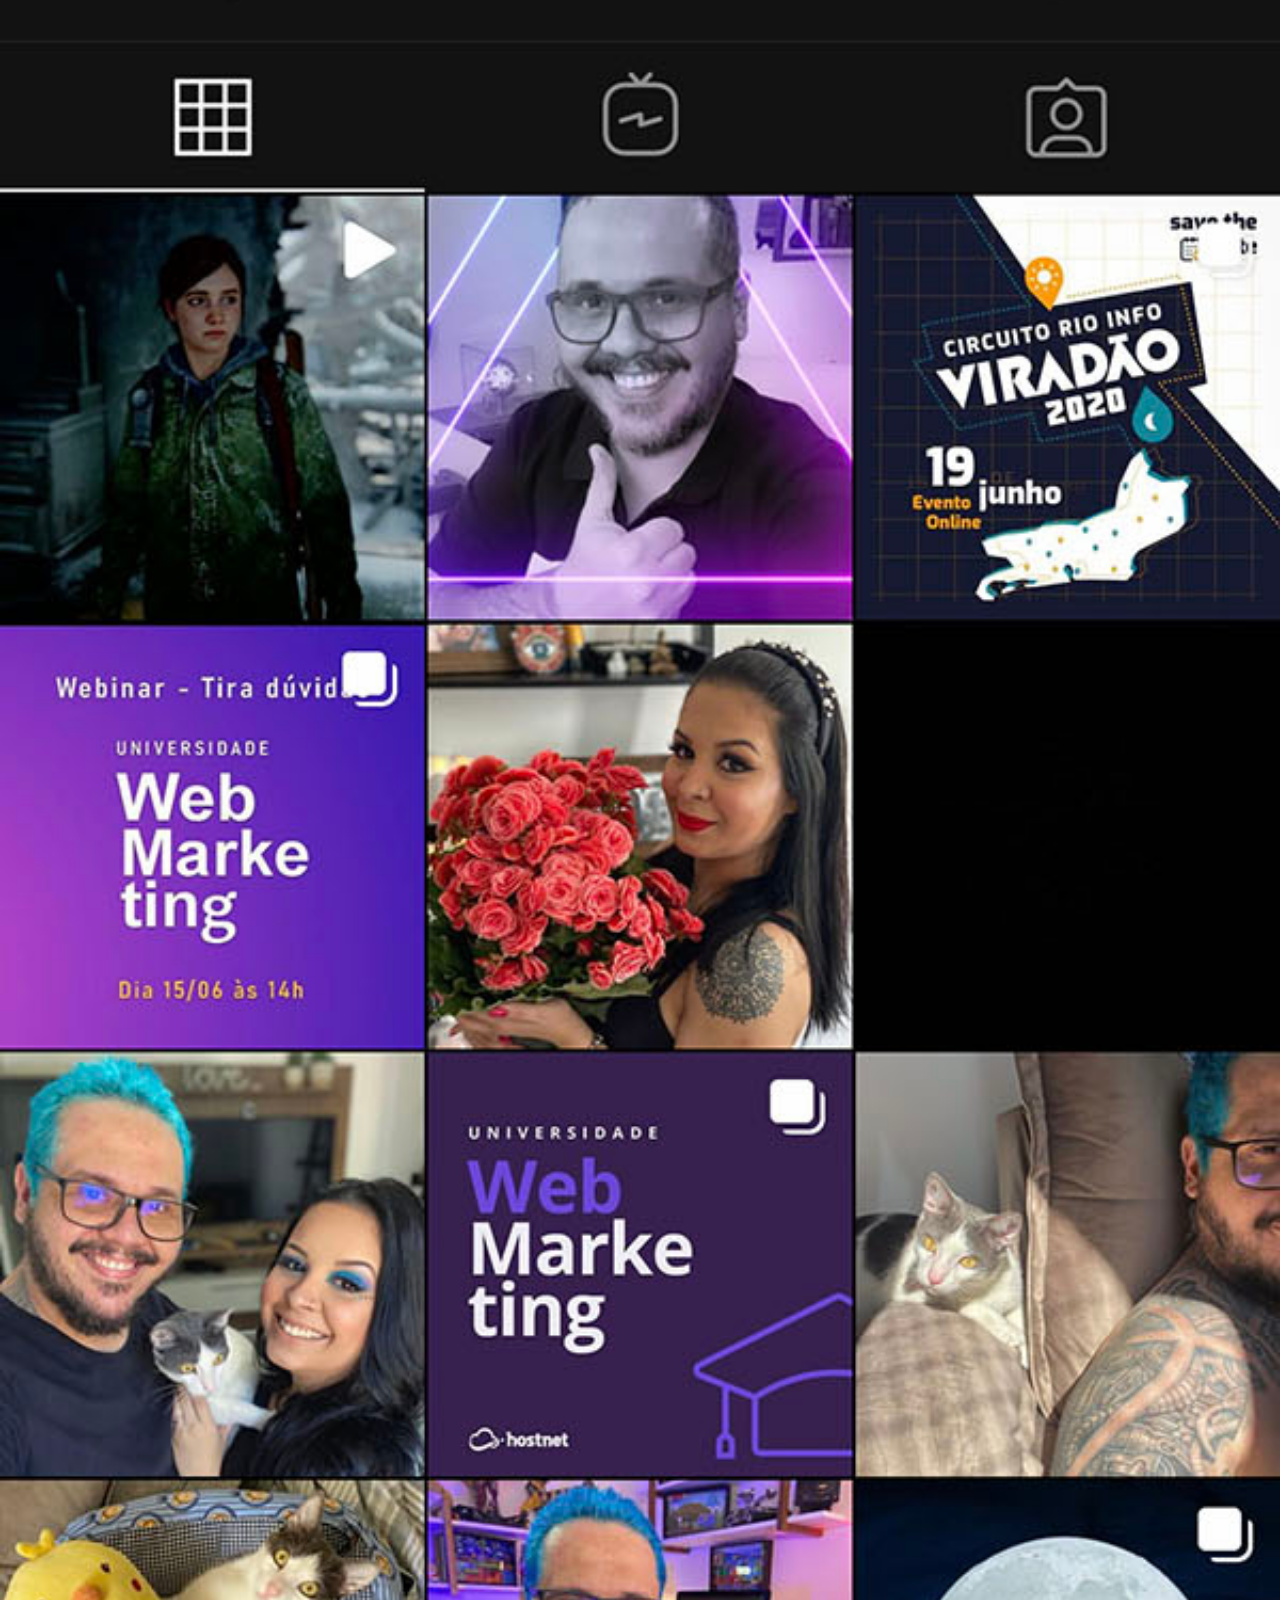
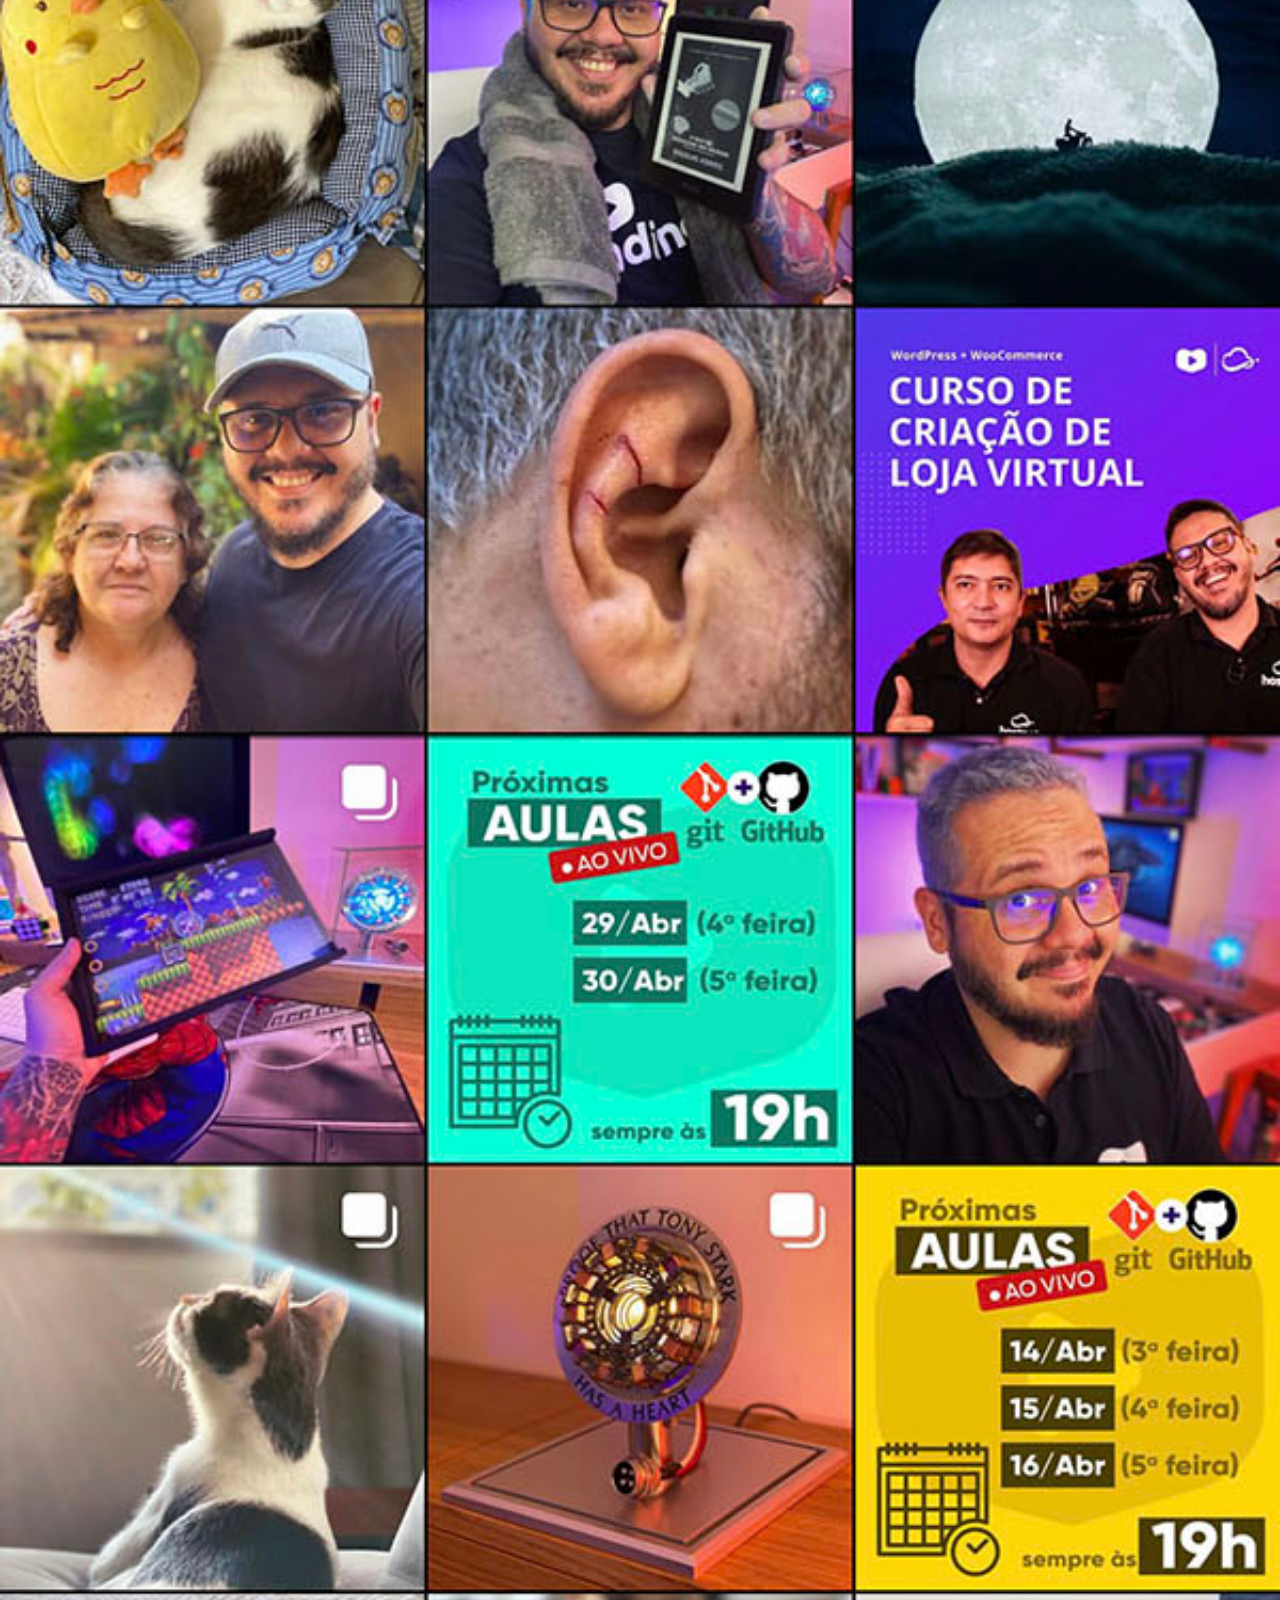
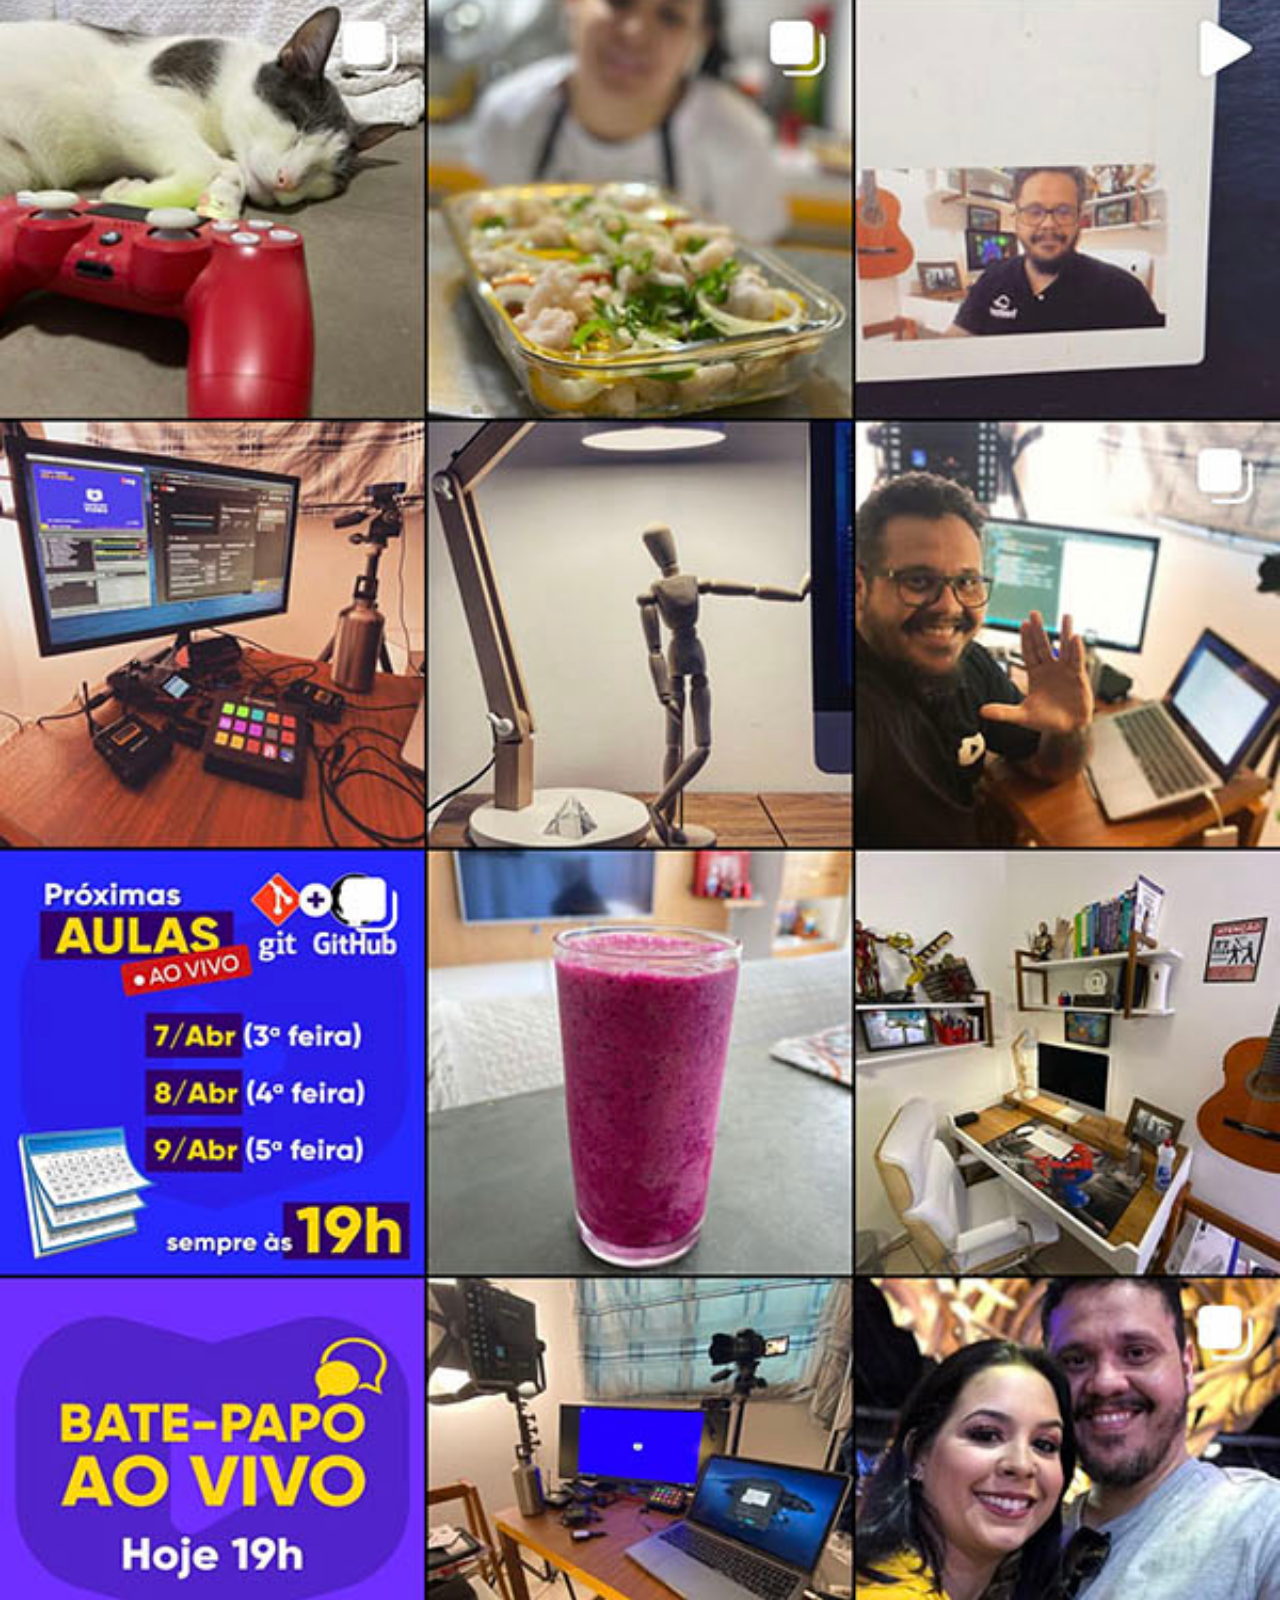
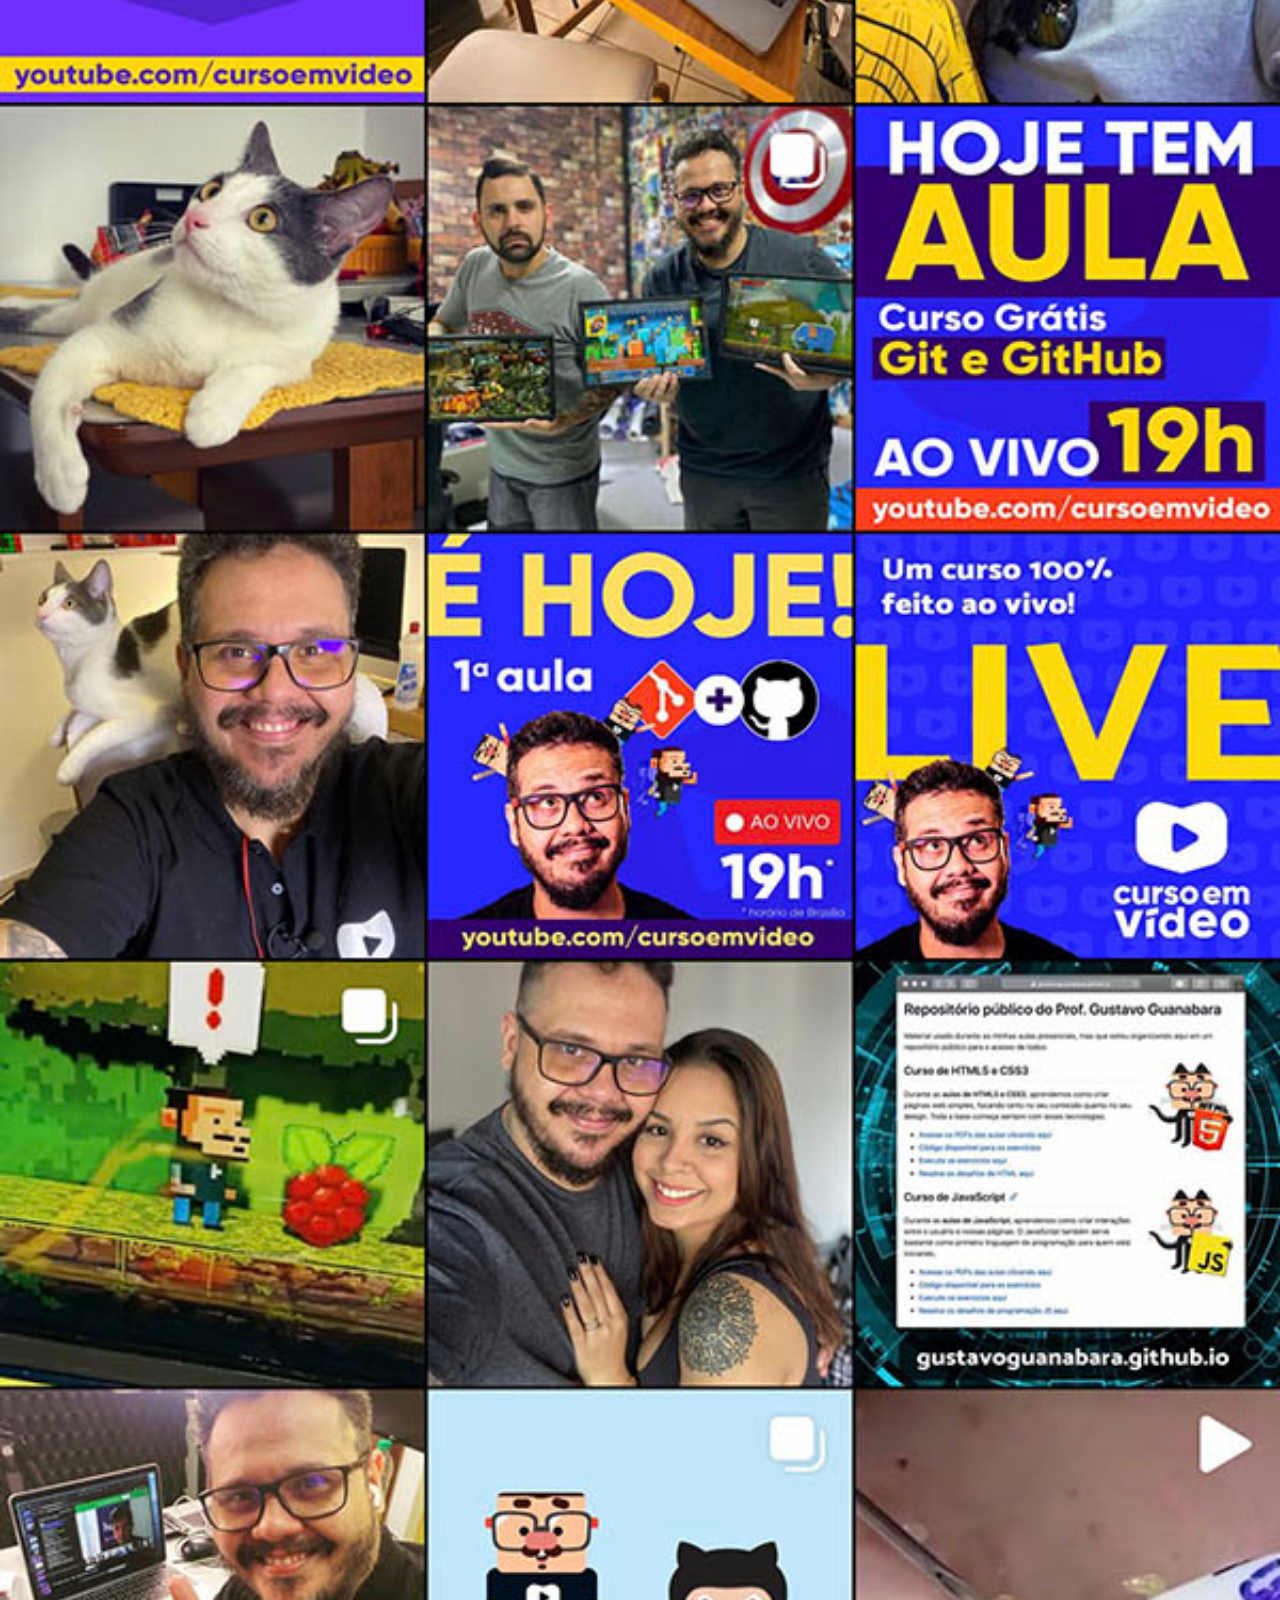
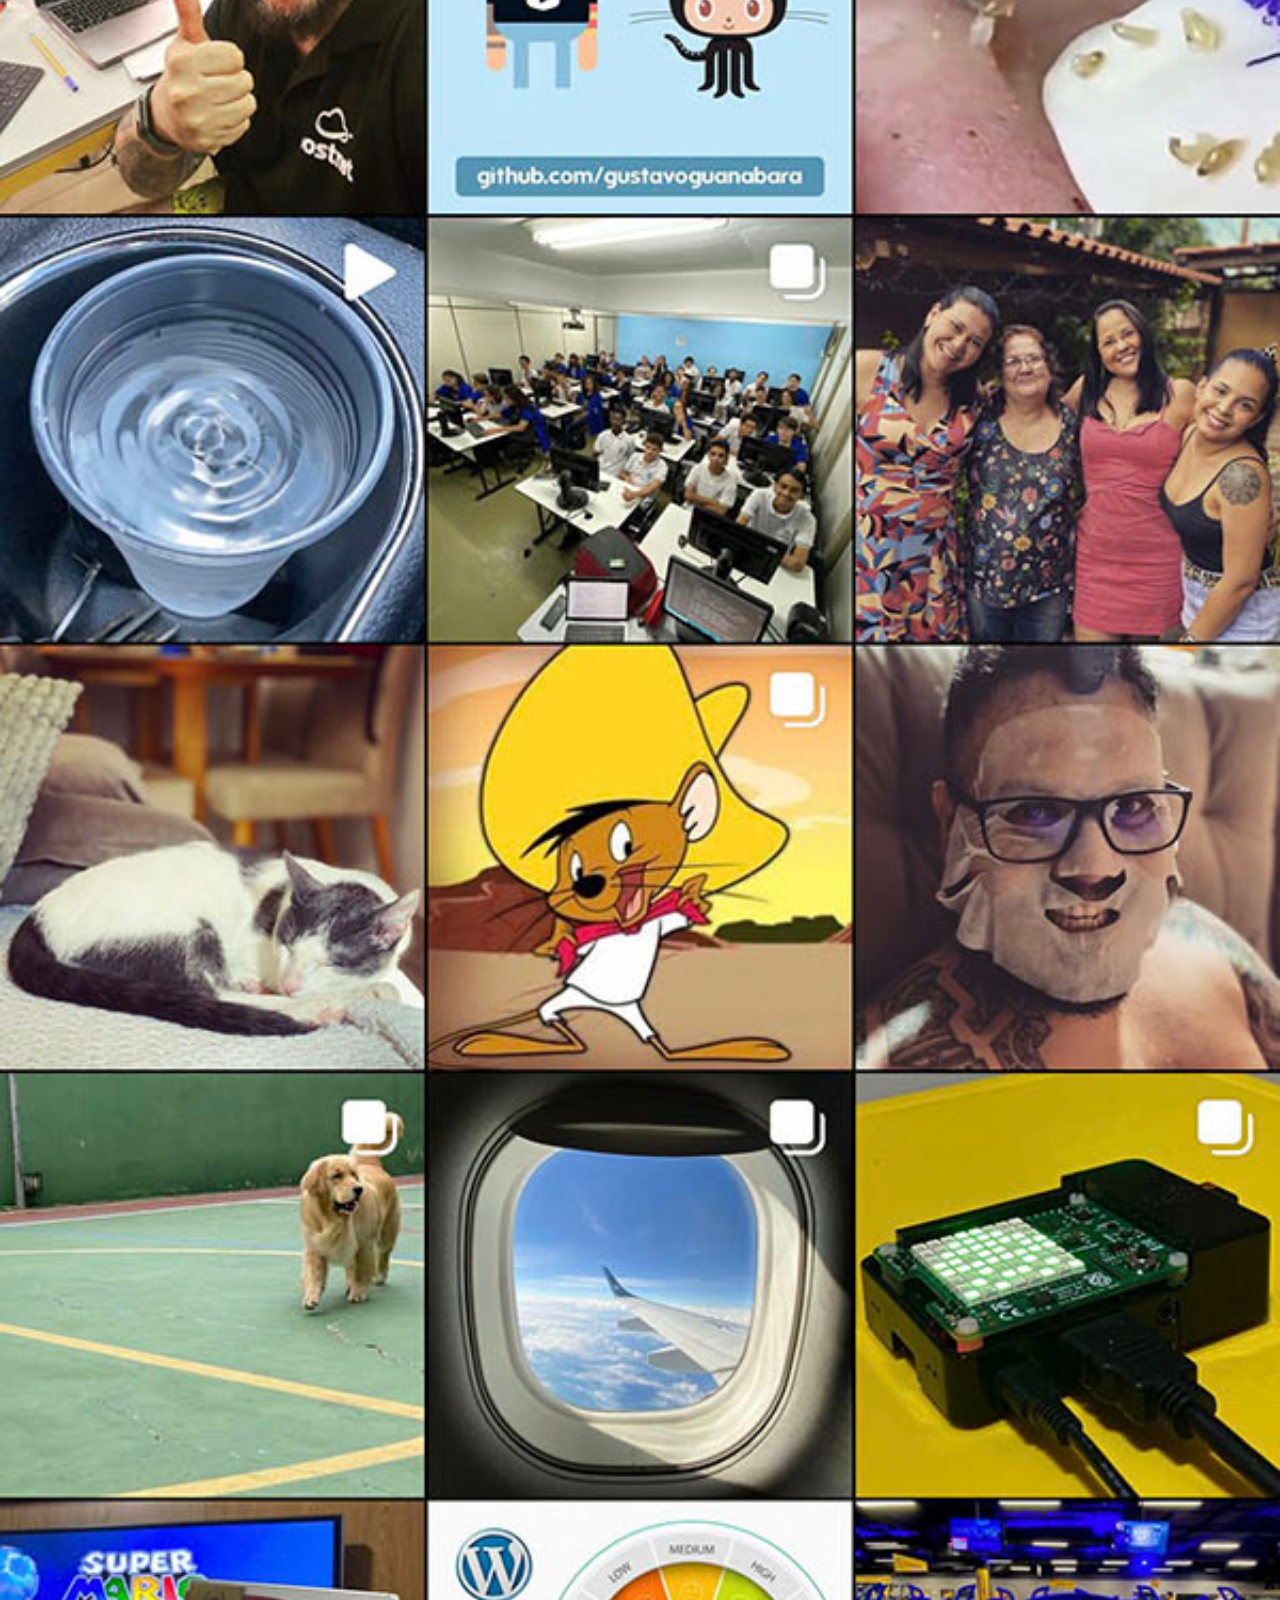
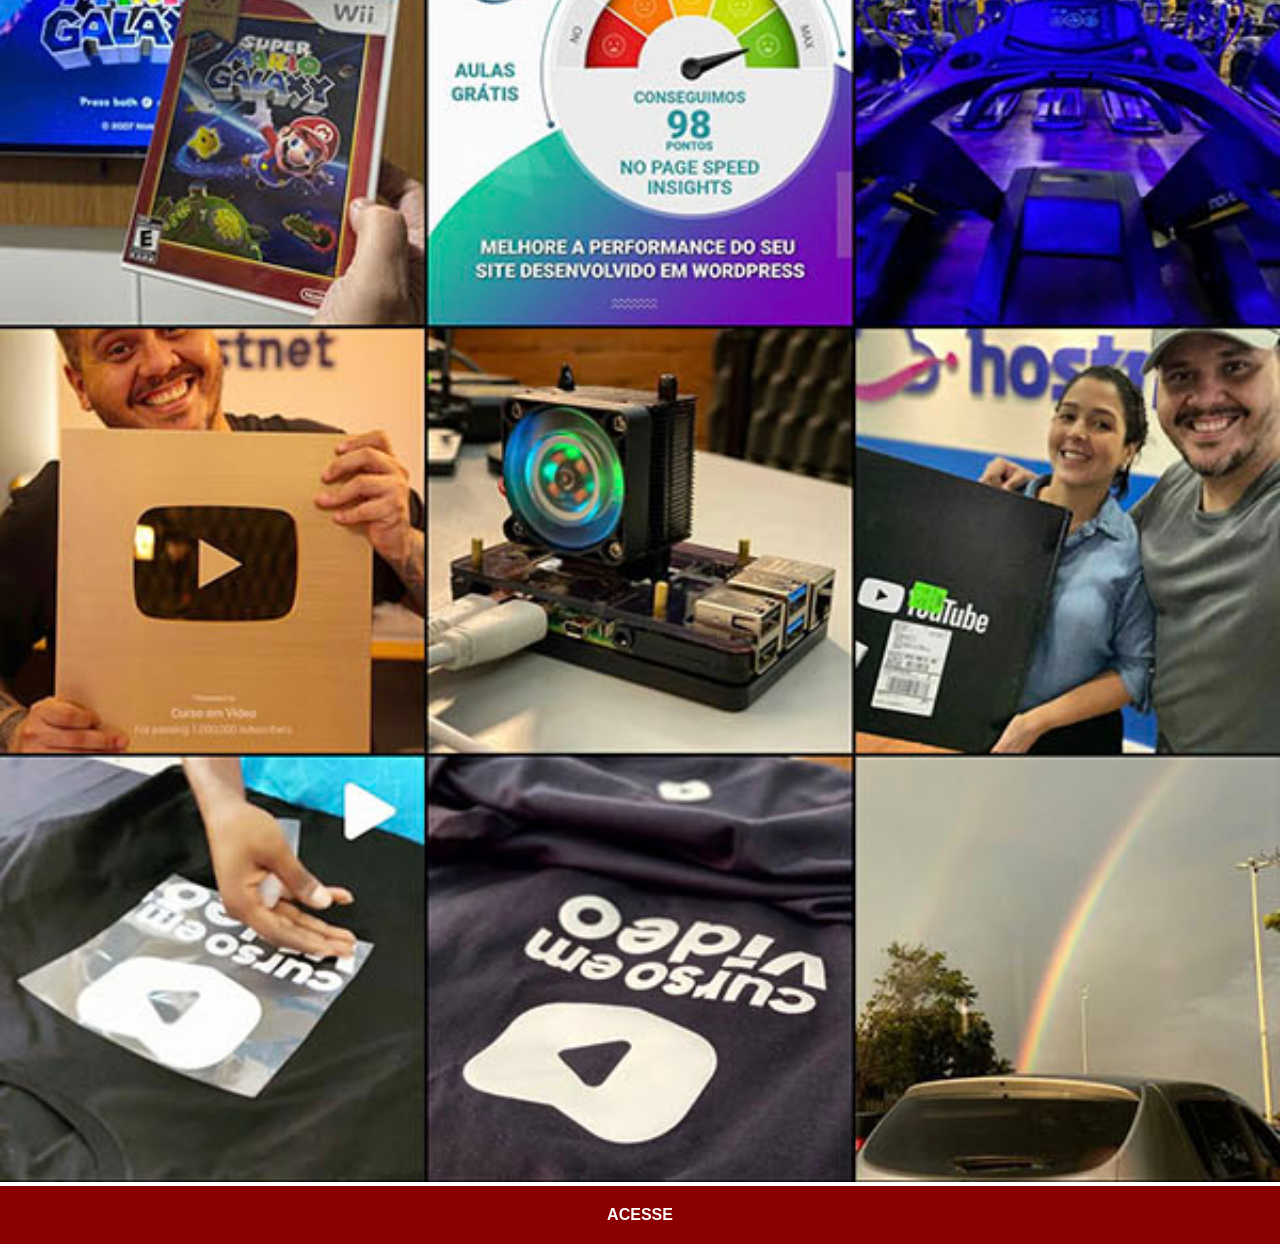
<file: instagram.html>
<!DOCTYPE html>
<html lang="pt-br">
<head>
    <meta charset="UTF-8">
    <meta name="viewport" content="width=device-width, initial-scale=1.0">
    <link rel="stylesheet" href="styles/social.css">
    <title>Instagram</title>
</head>
<body>
    <img src="imagens/tela-instagram.jpg" alt="instagram">
    <a href="https://www.instagram.com/gustavoguanabara/" target="_blank">ACESSE</a>
</body>
</html>
</file>
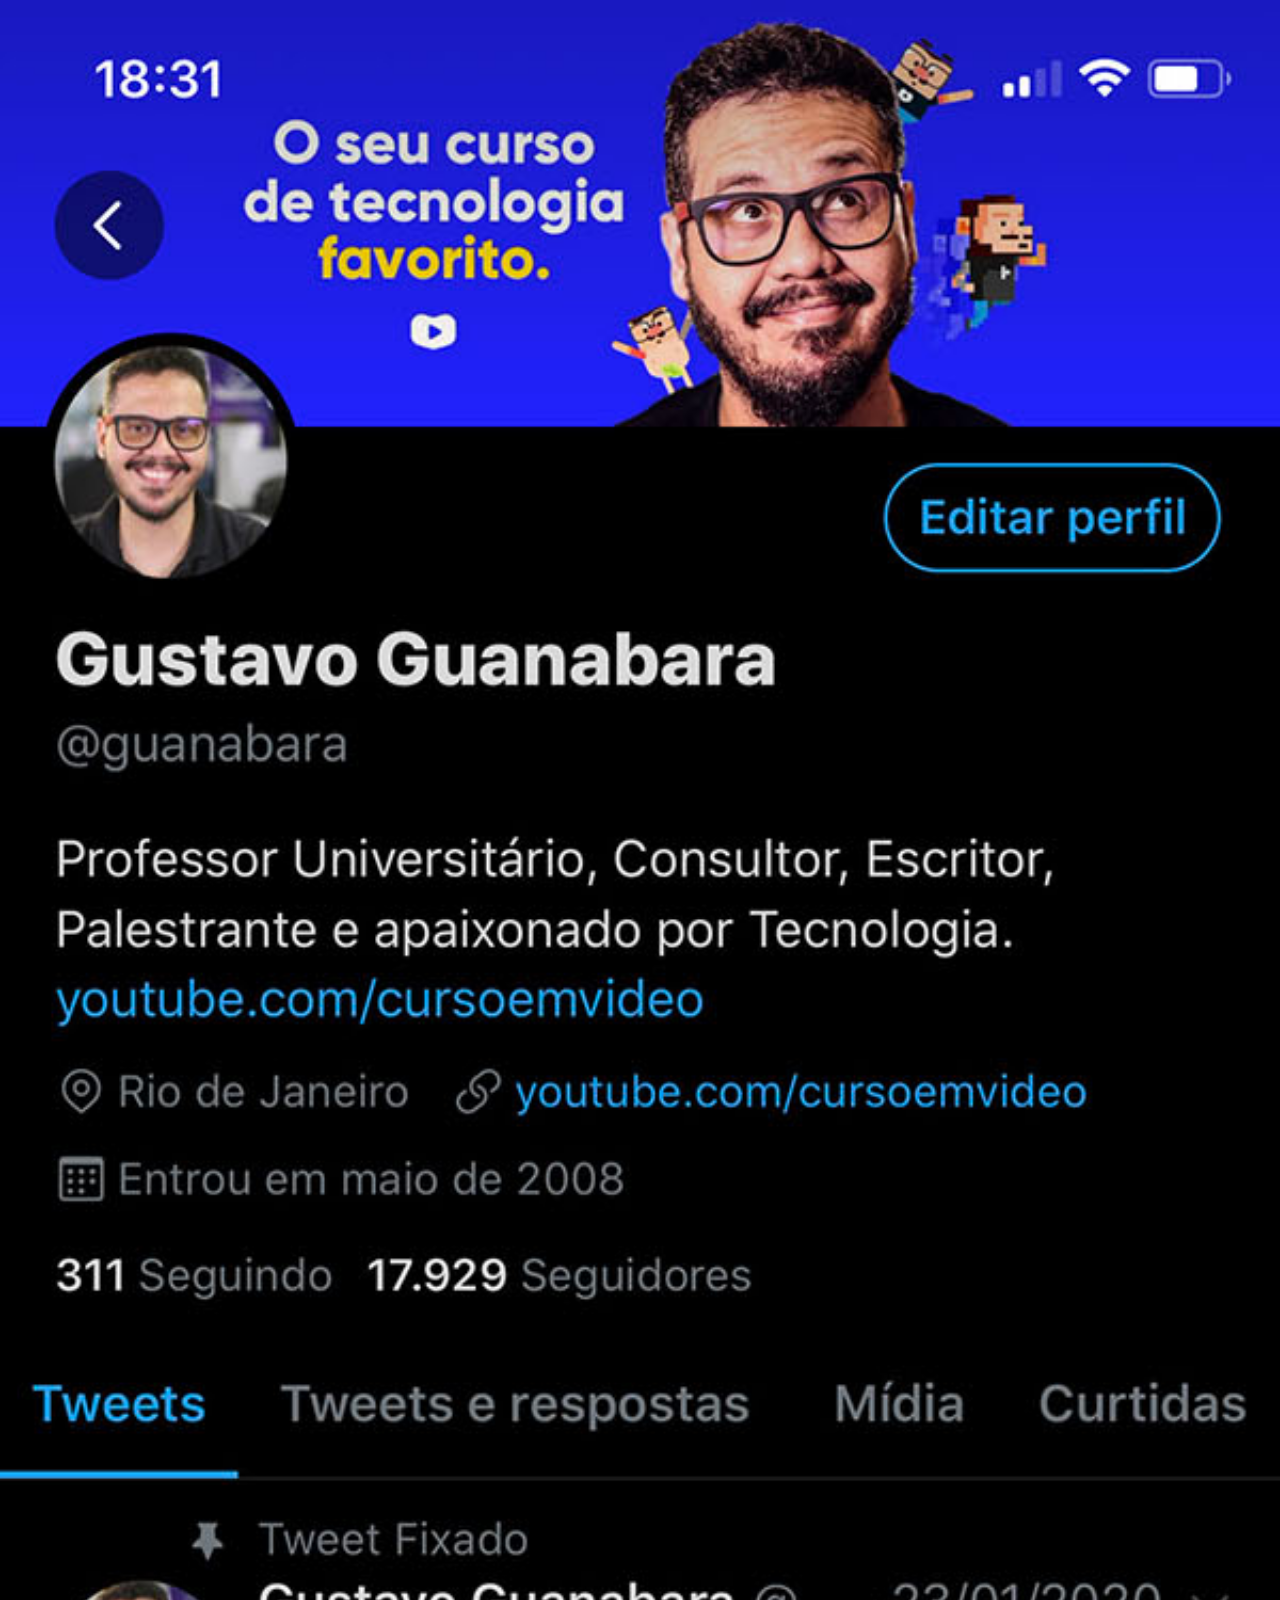
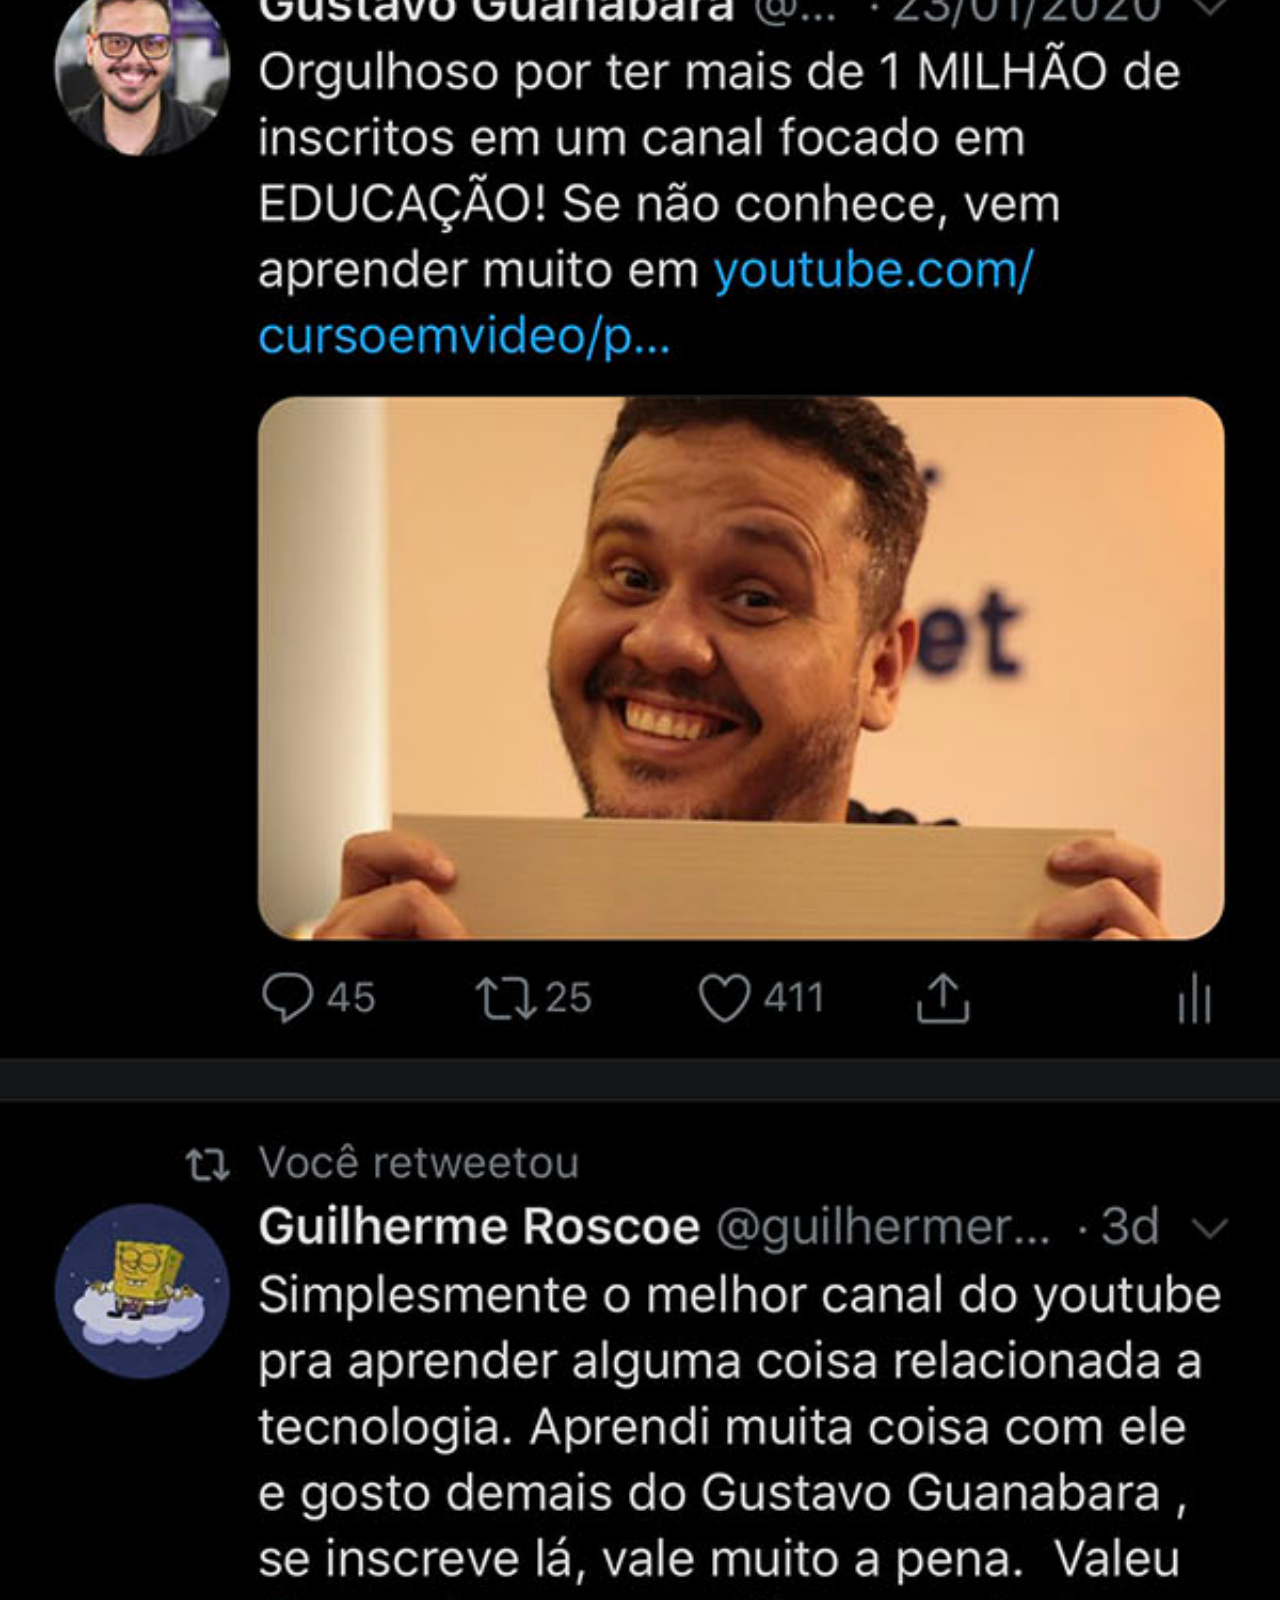
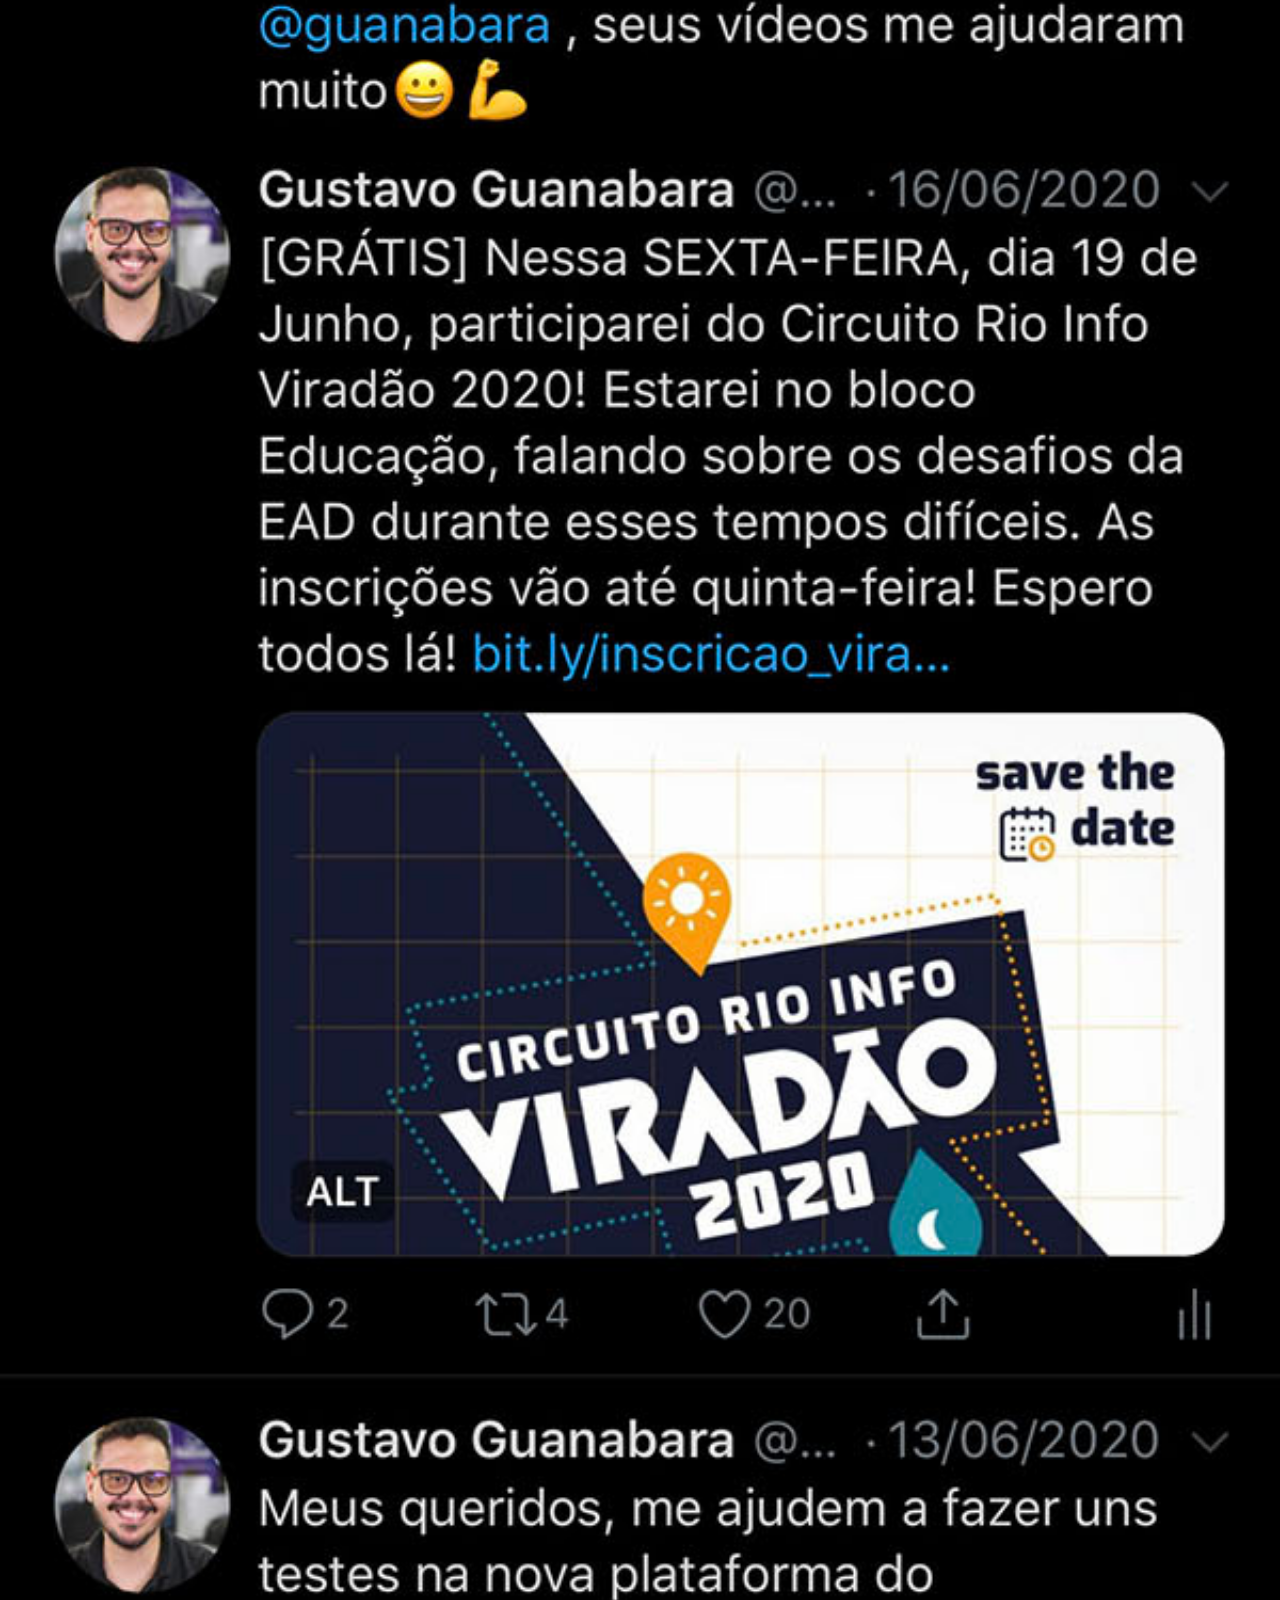
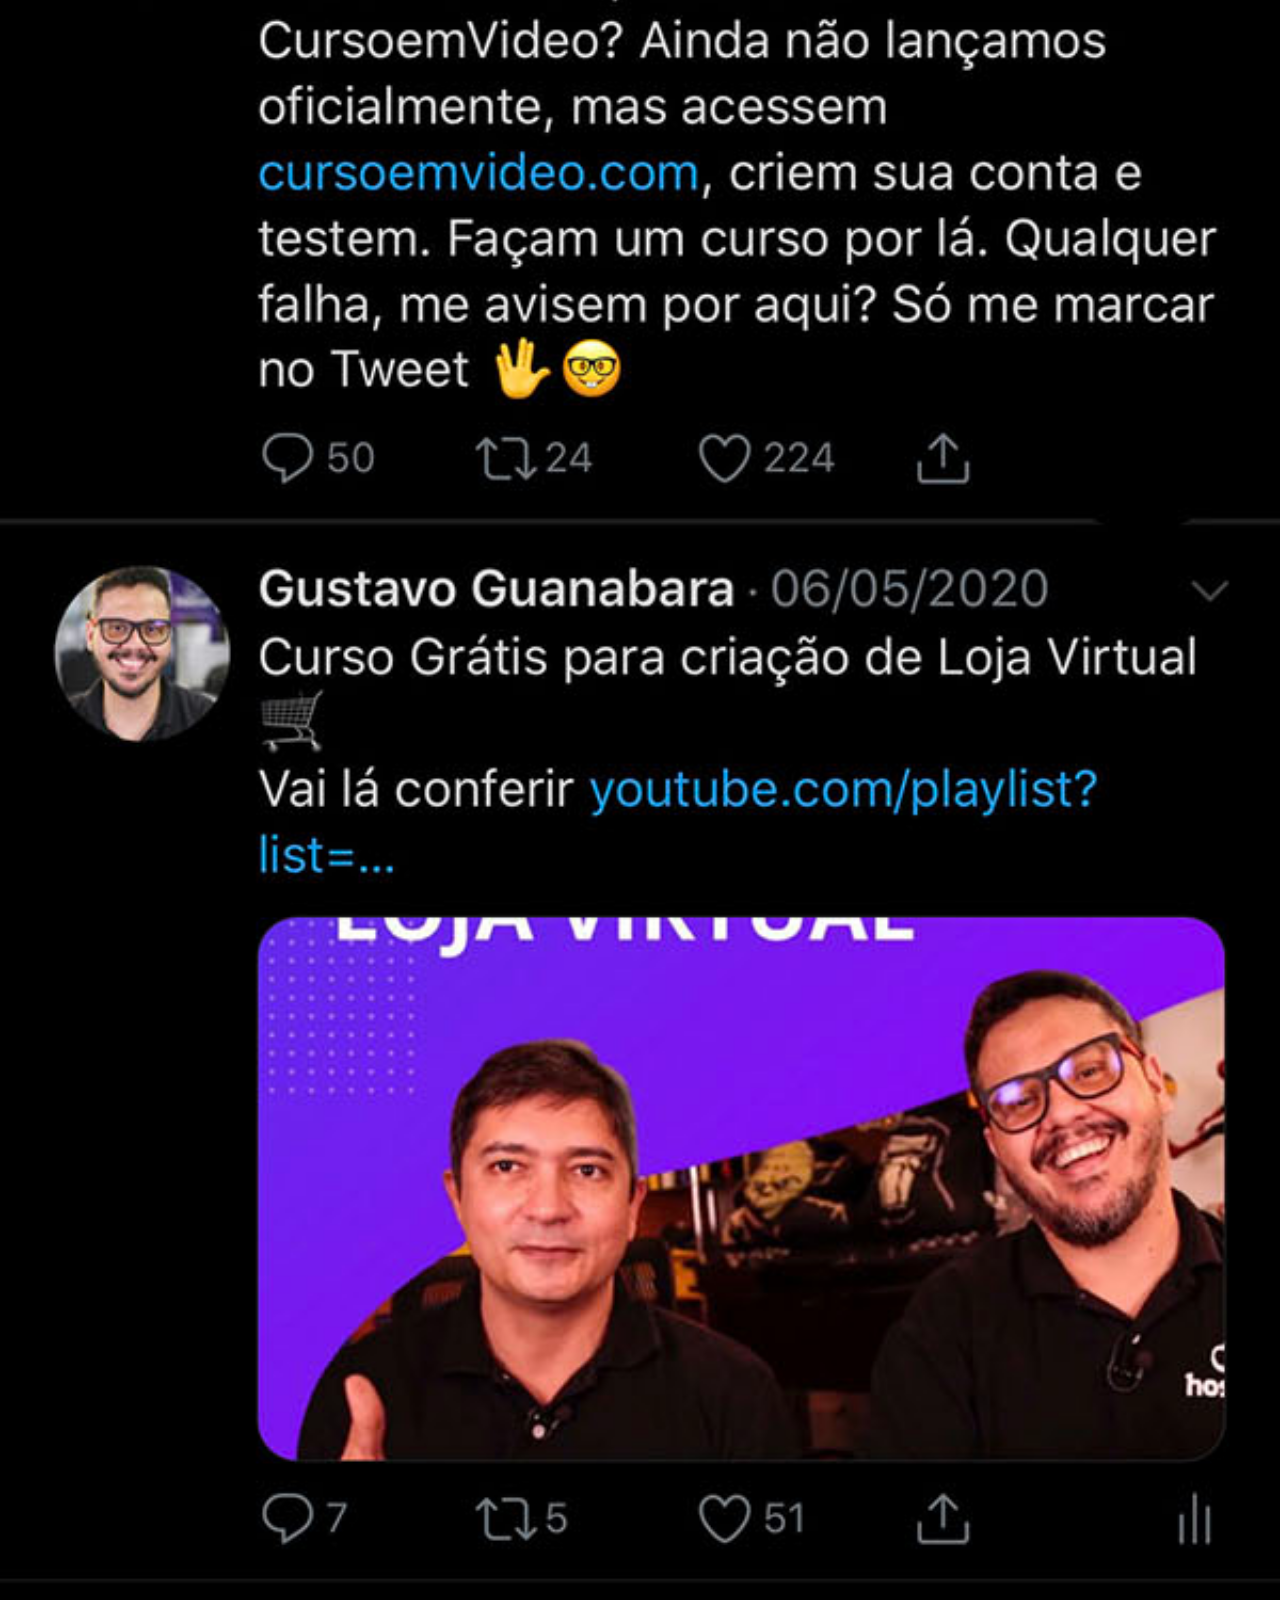
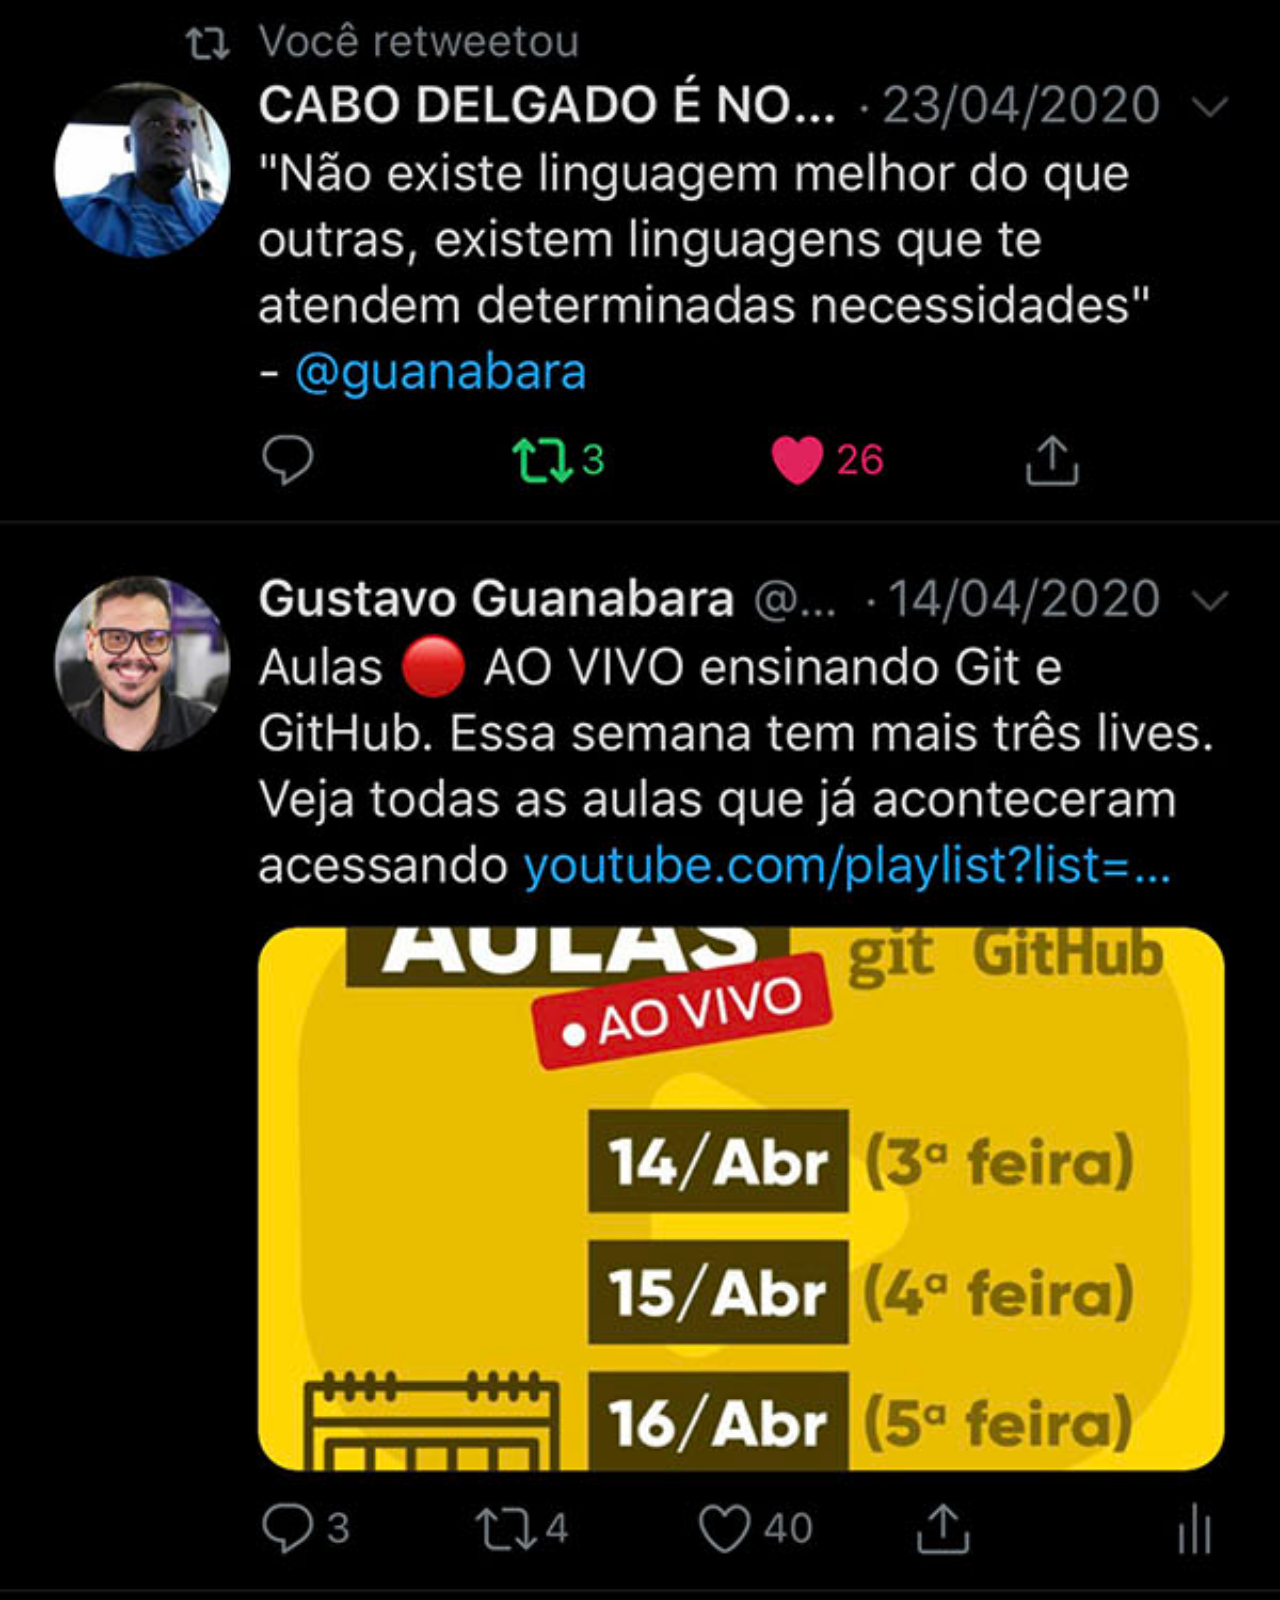
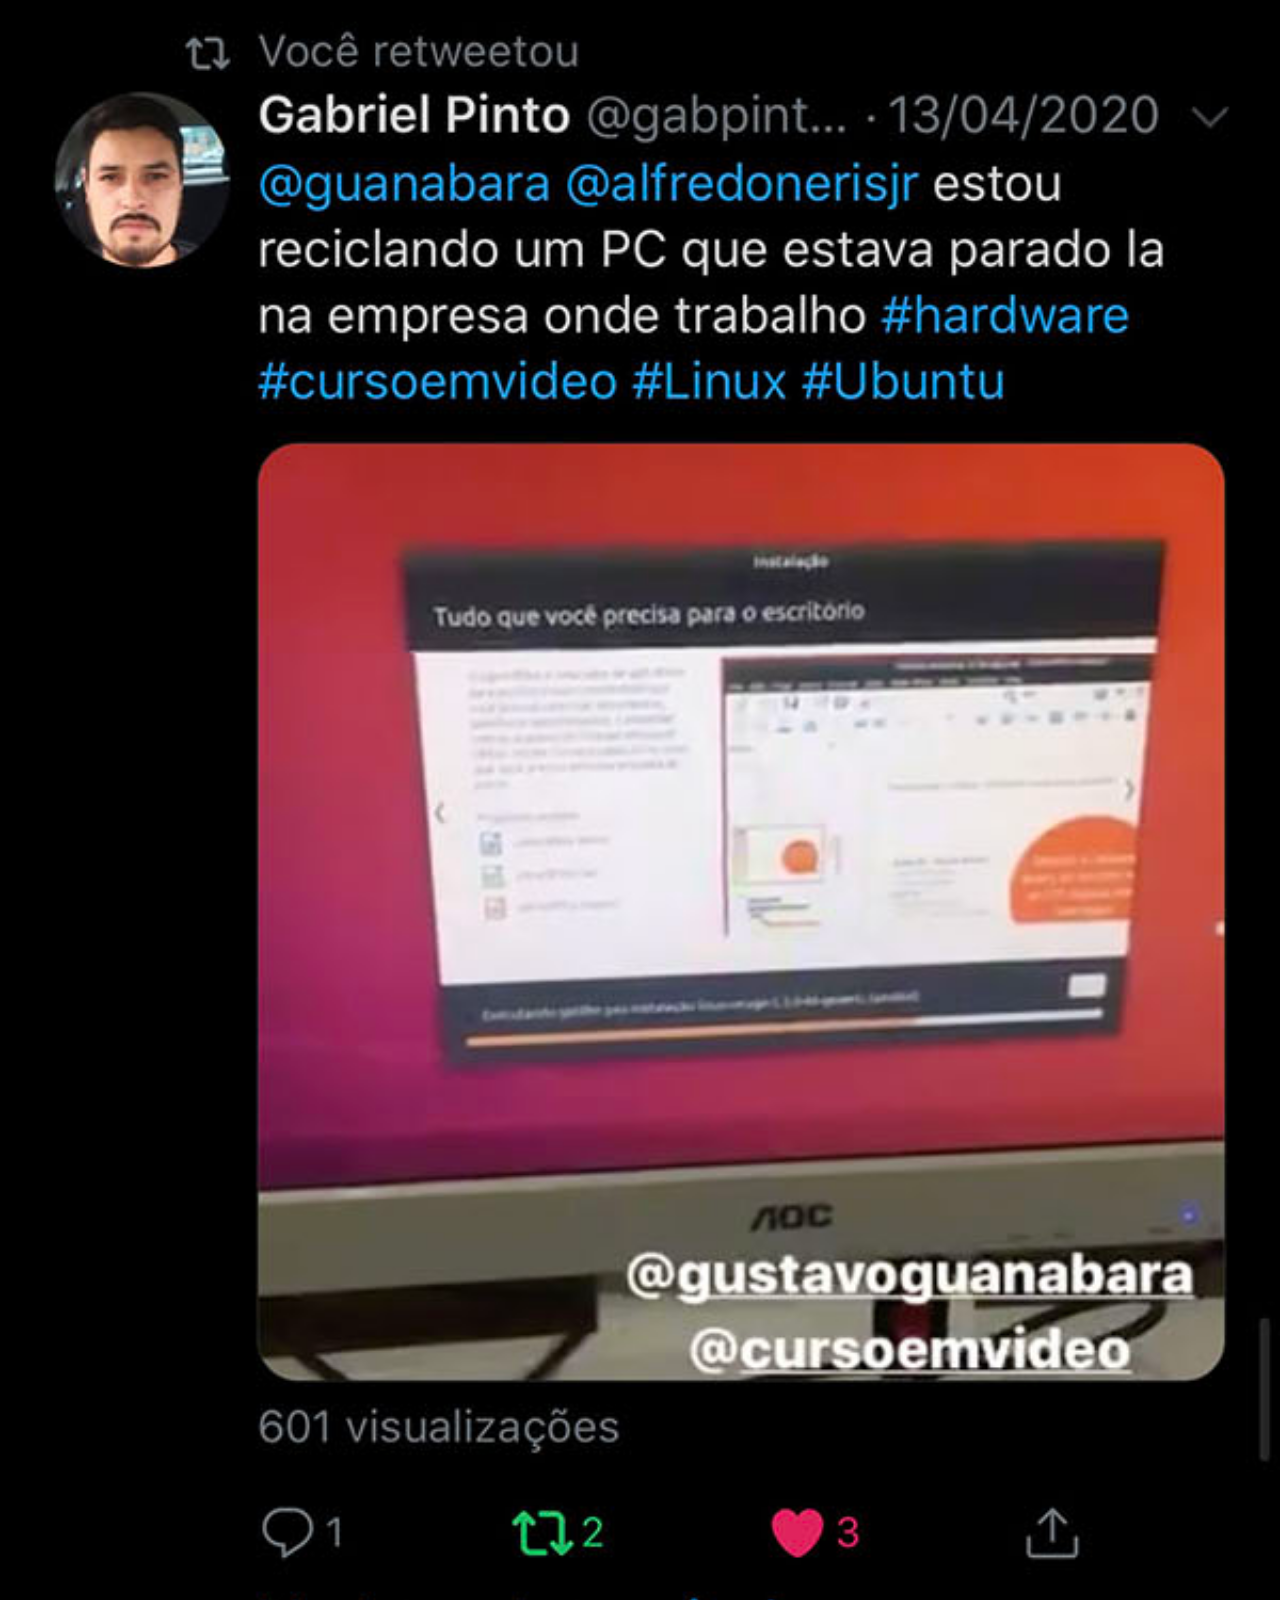
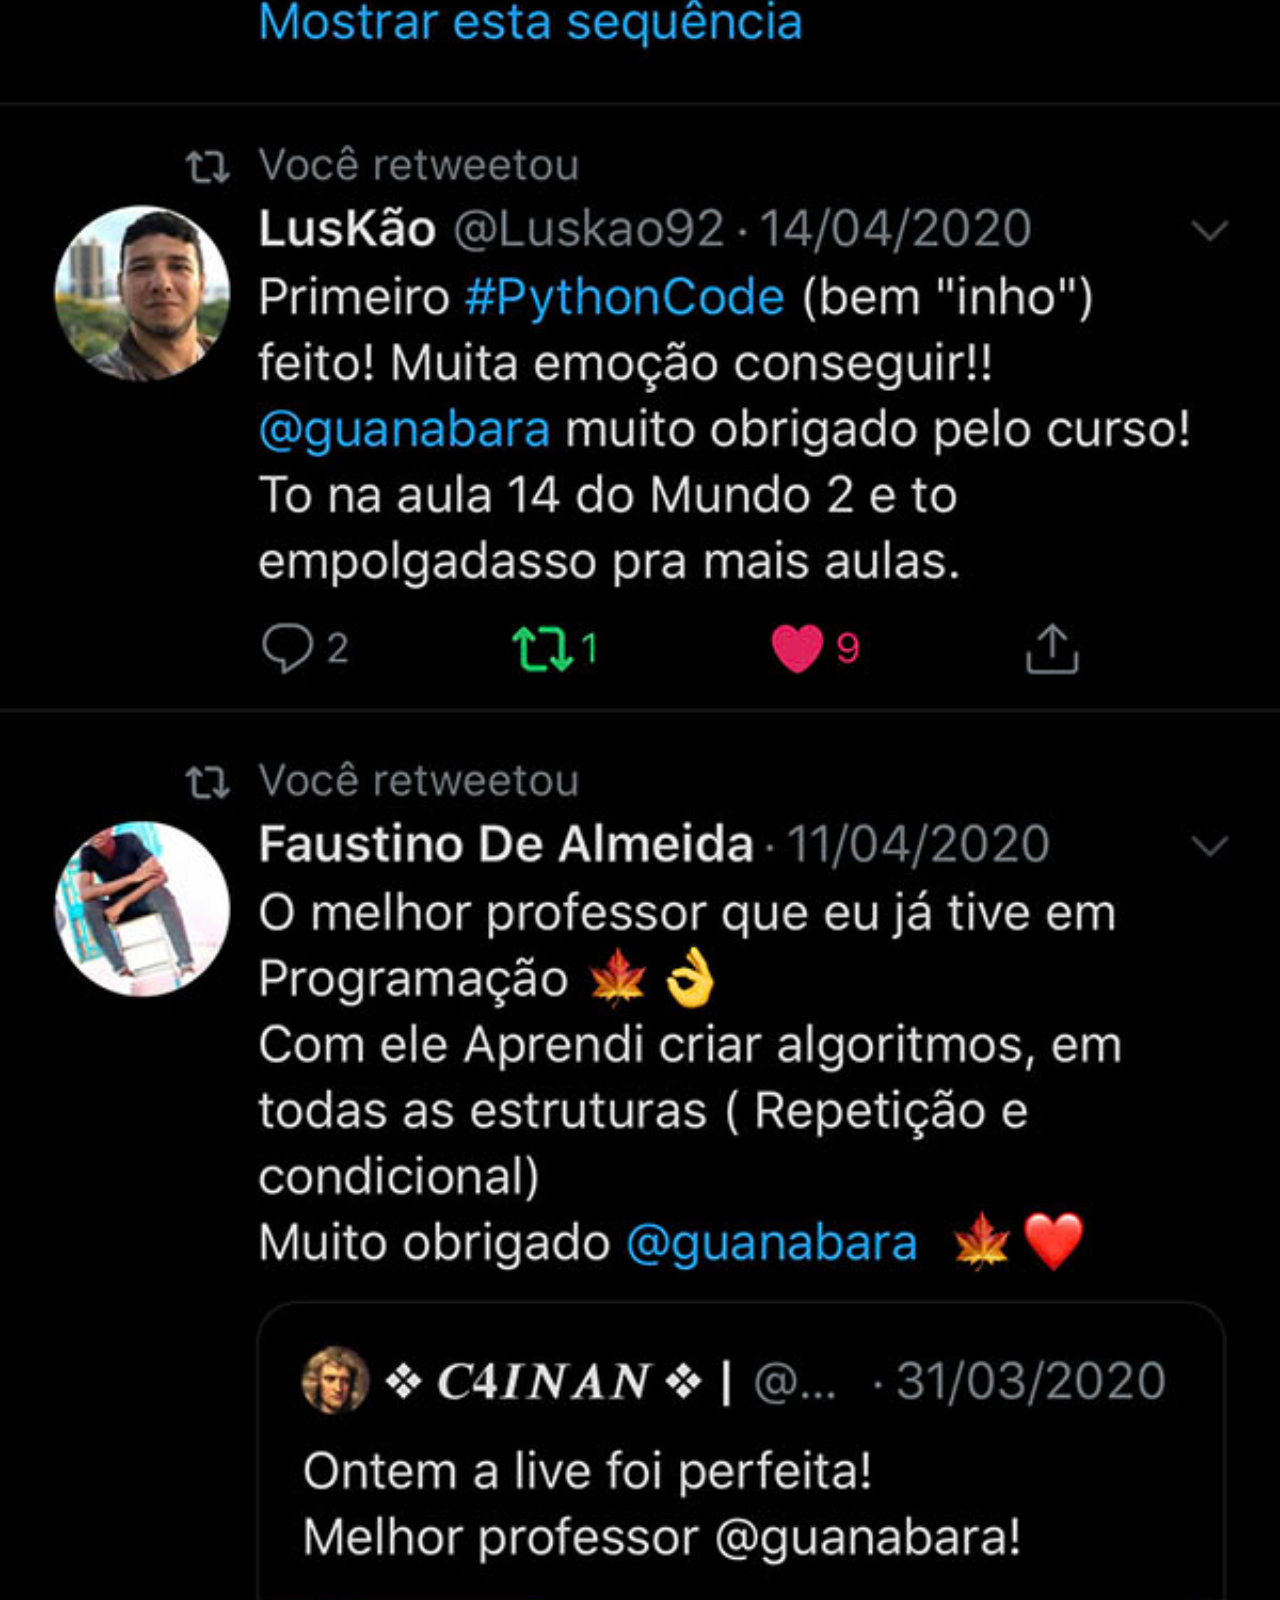
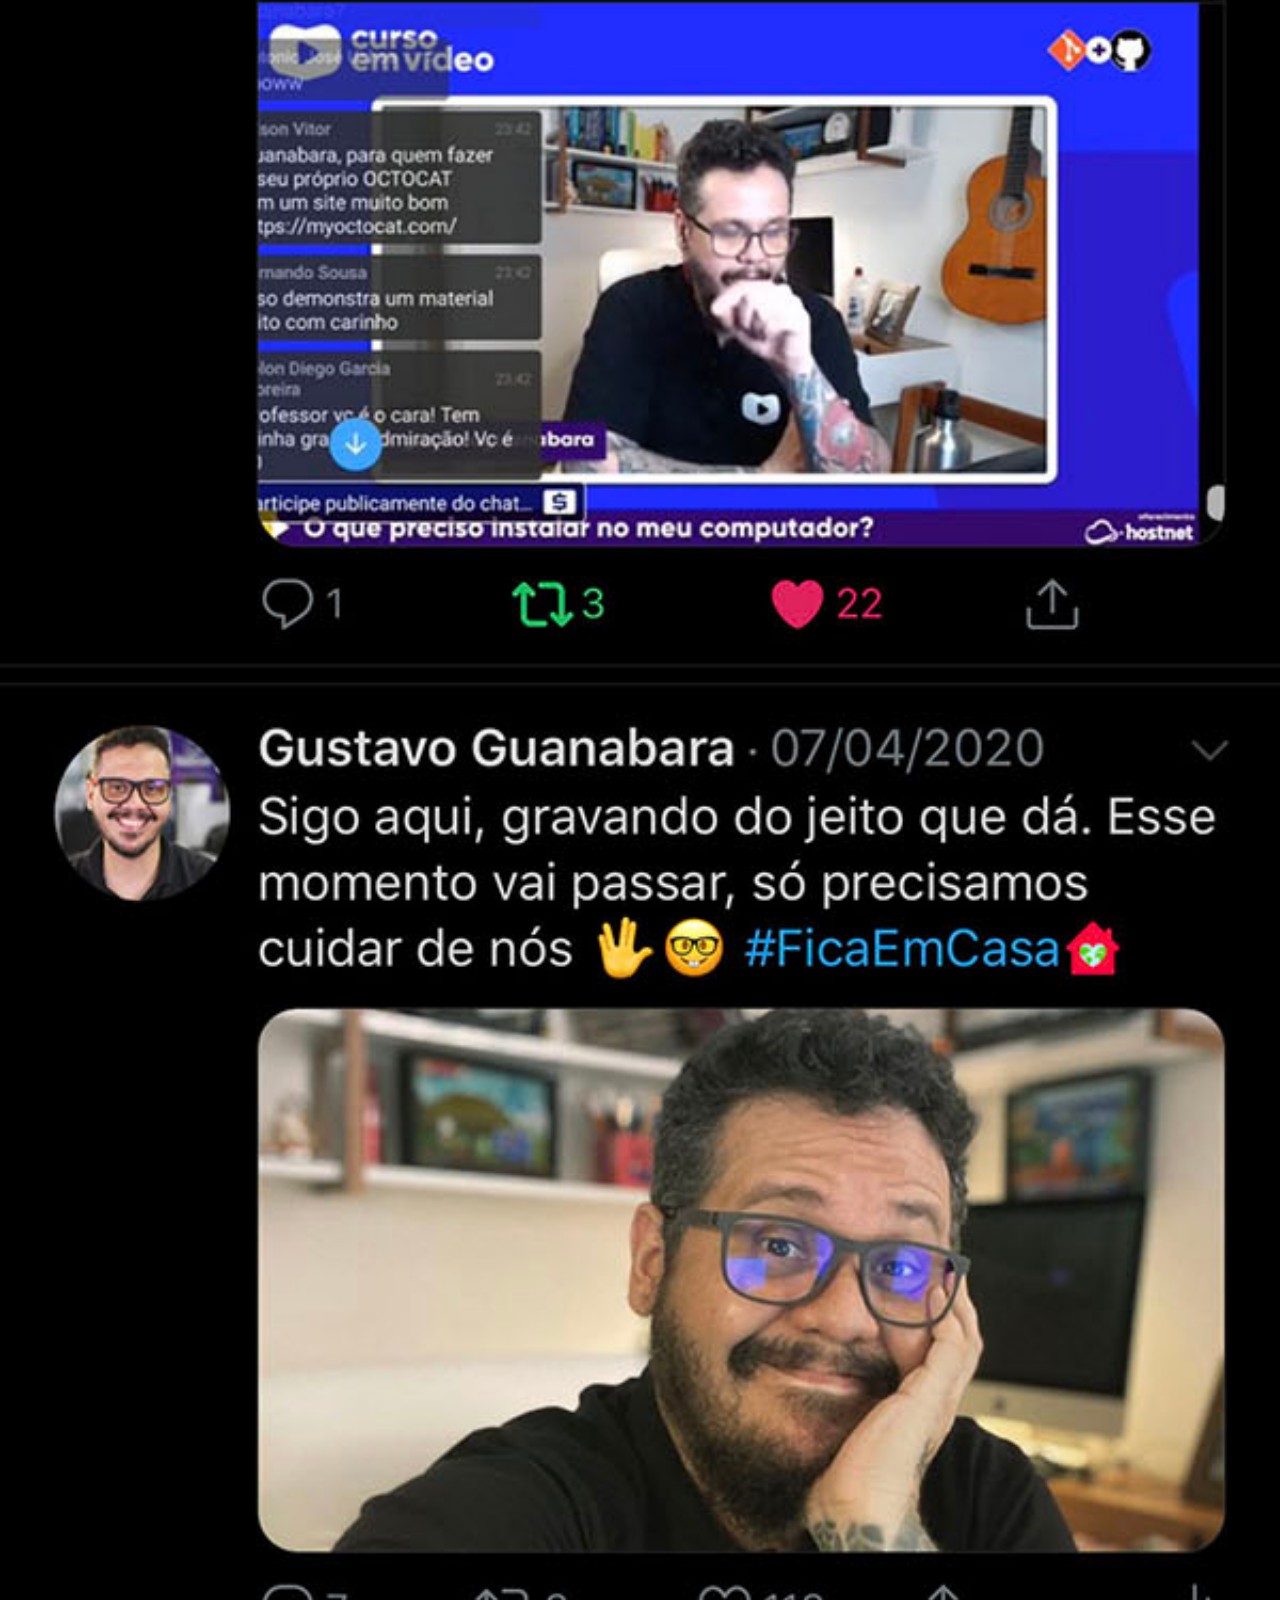
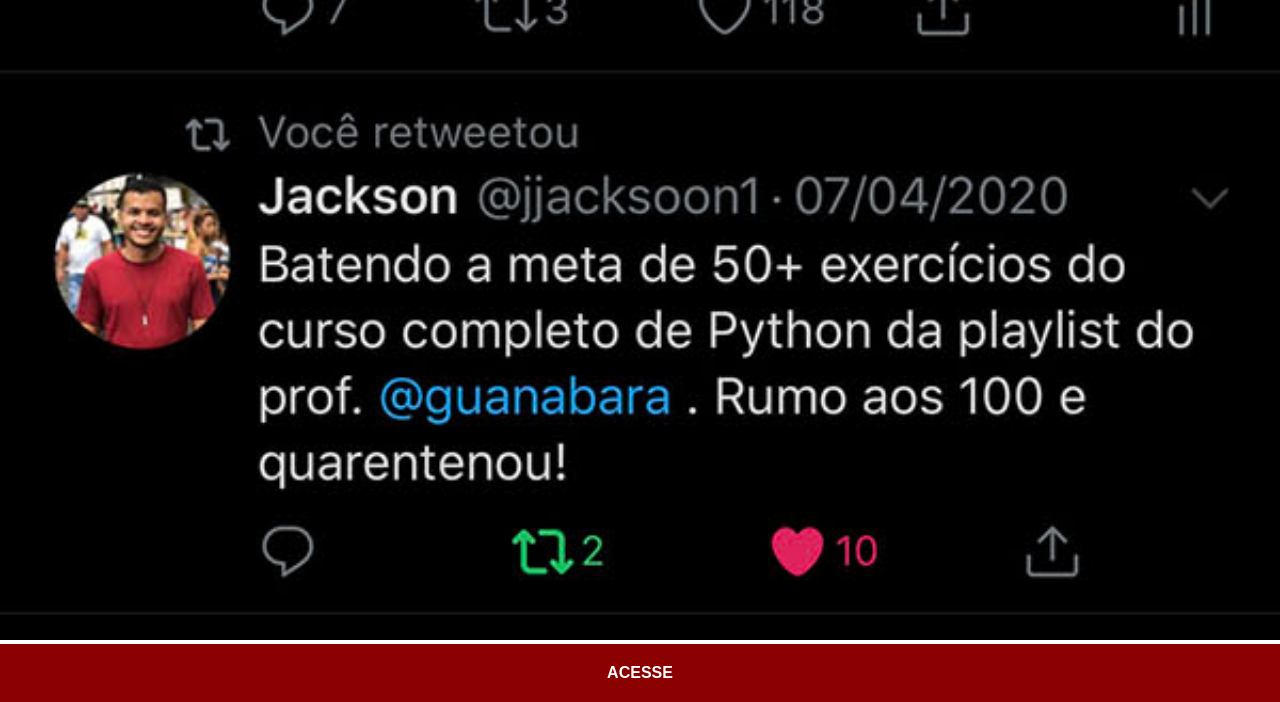
<file: twitter.html>
<!DOCTYPE html>
<html lang="pt-br">
<head>
    <meta charset="UTF-8">
    <meta name="viewport" content="width=device-width, initial-scale=1.0">
    <link rel="stylesheet" href="styles/social.css">
    <title>Twitter</title>
</head>
<body>
    <img src="imagens/tela-twitter.jpg" alt="twitter">
    <a href="https://x.com/guanabara" target="_blank">ACESSE</a>
</body>
</html>
</file>
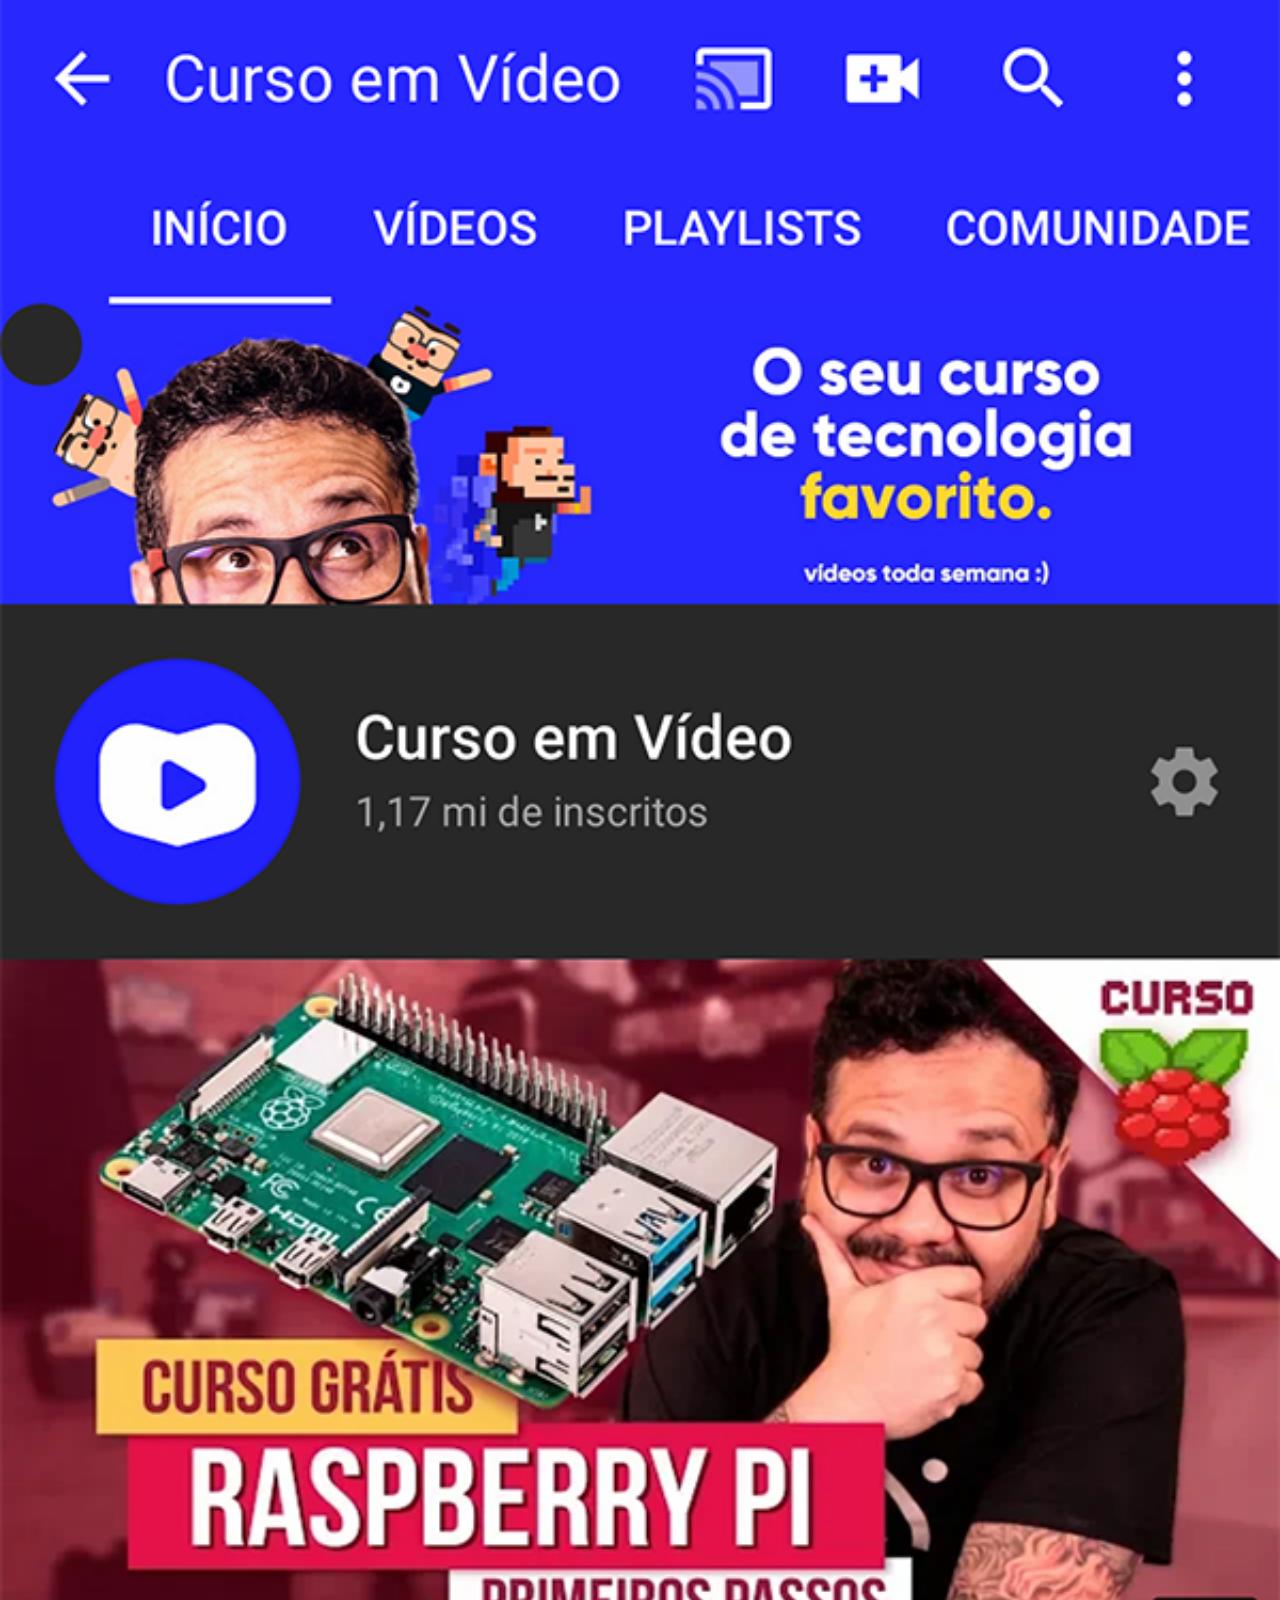
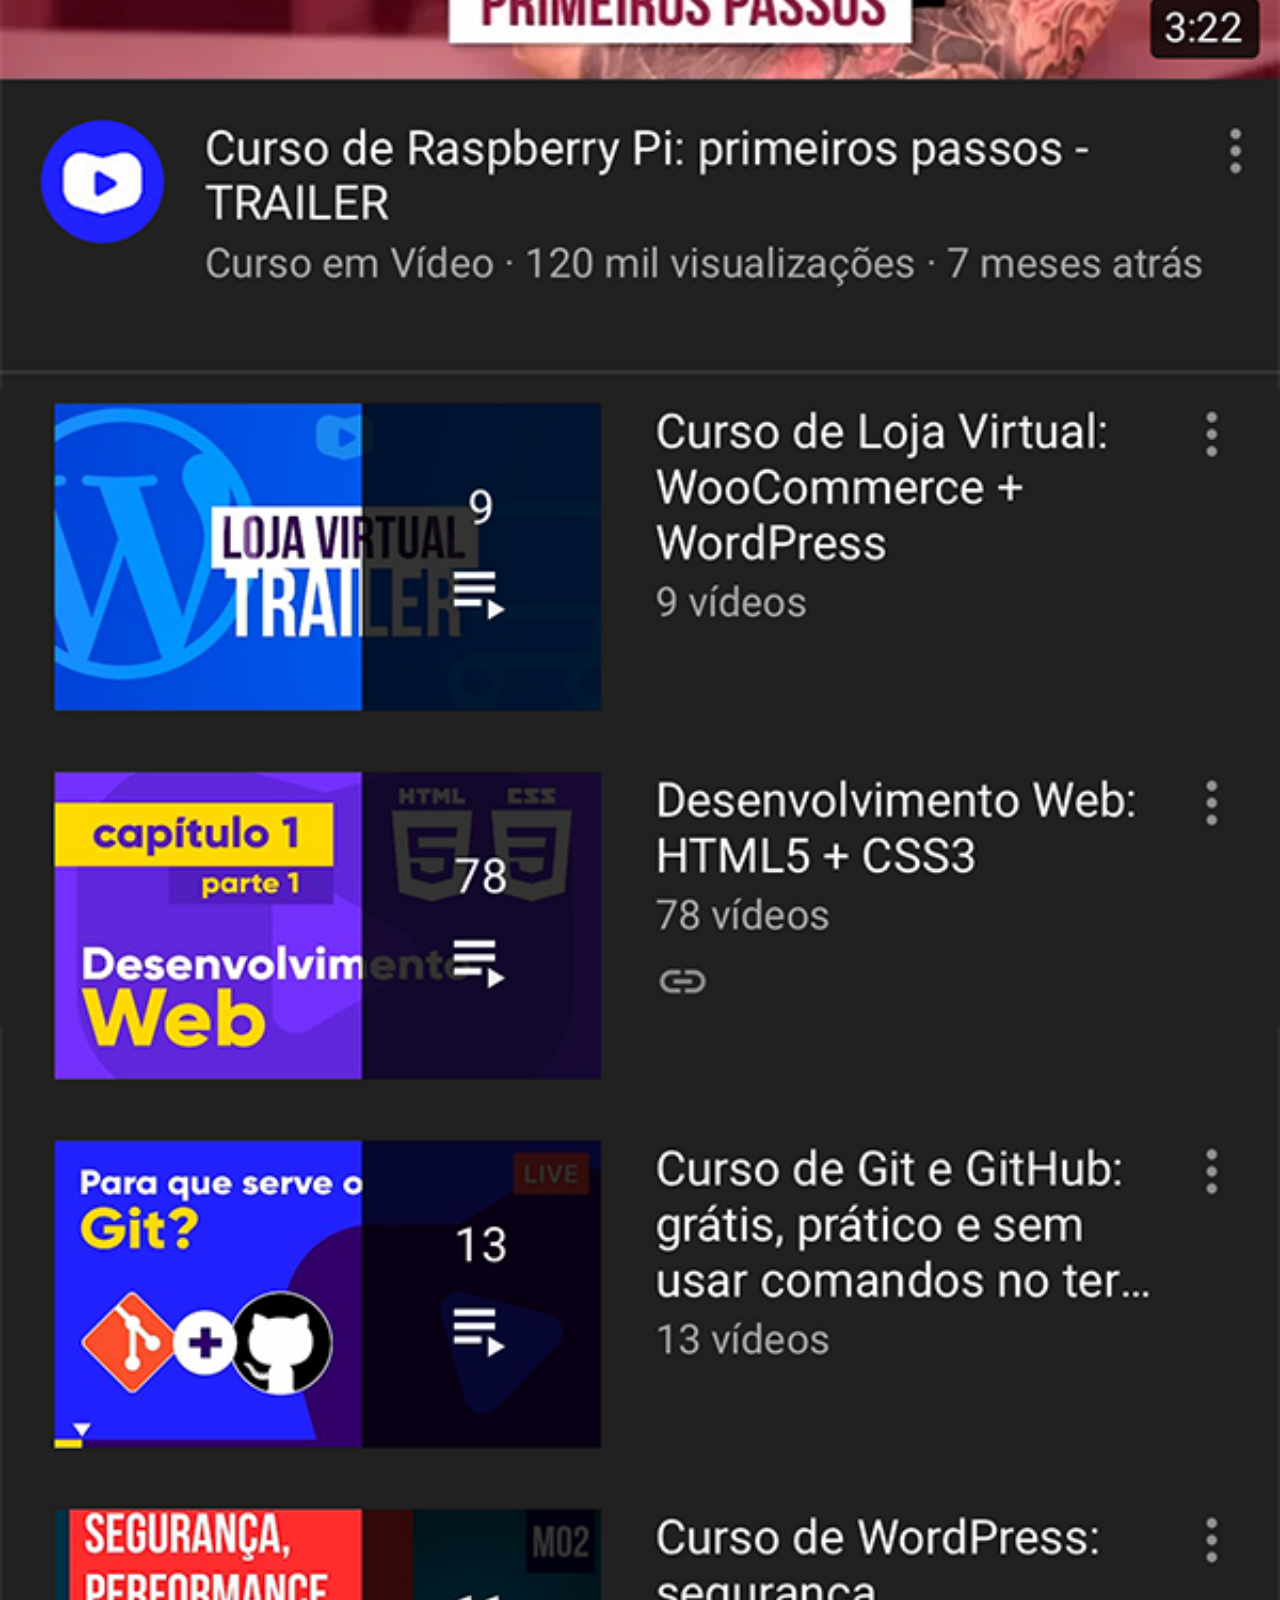
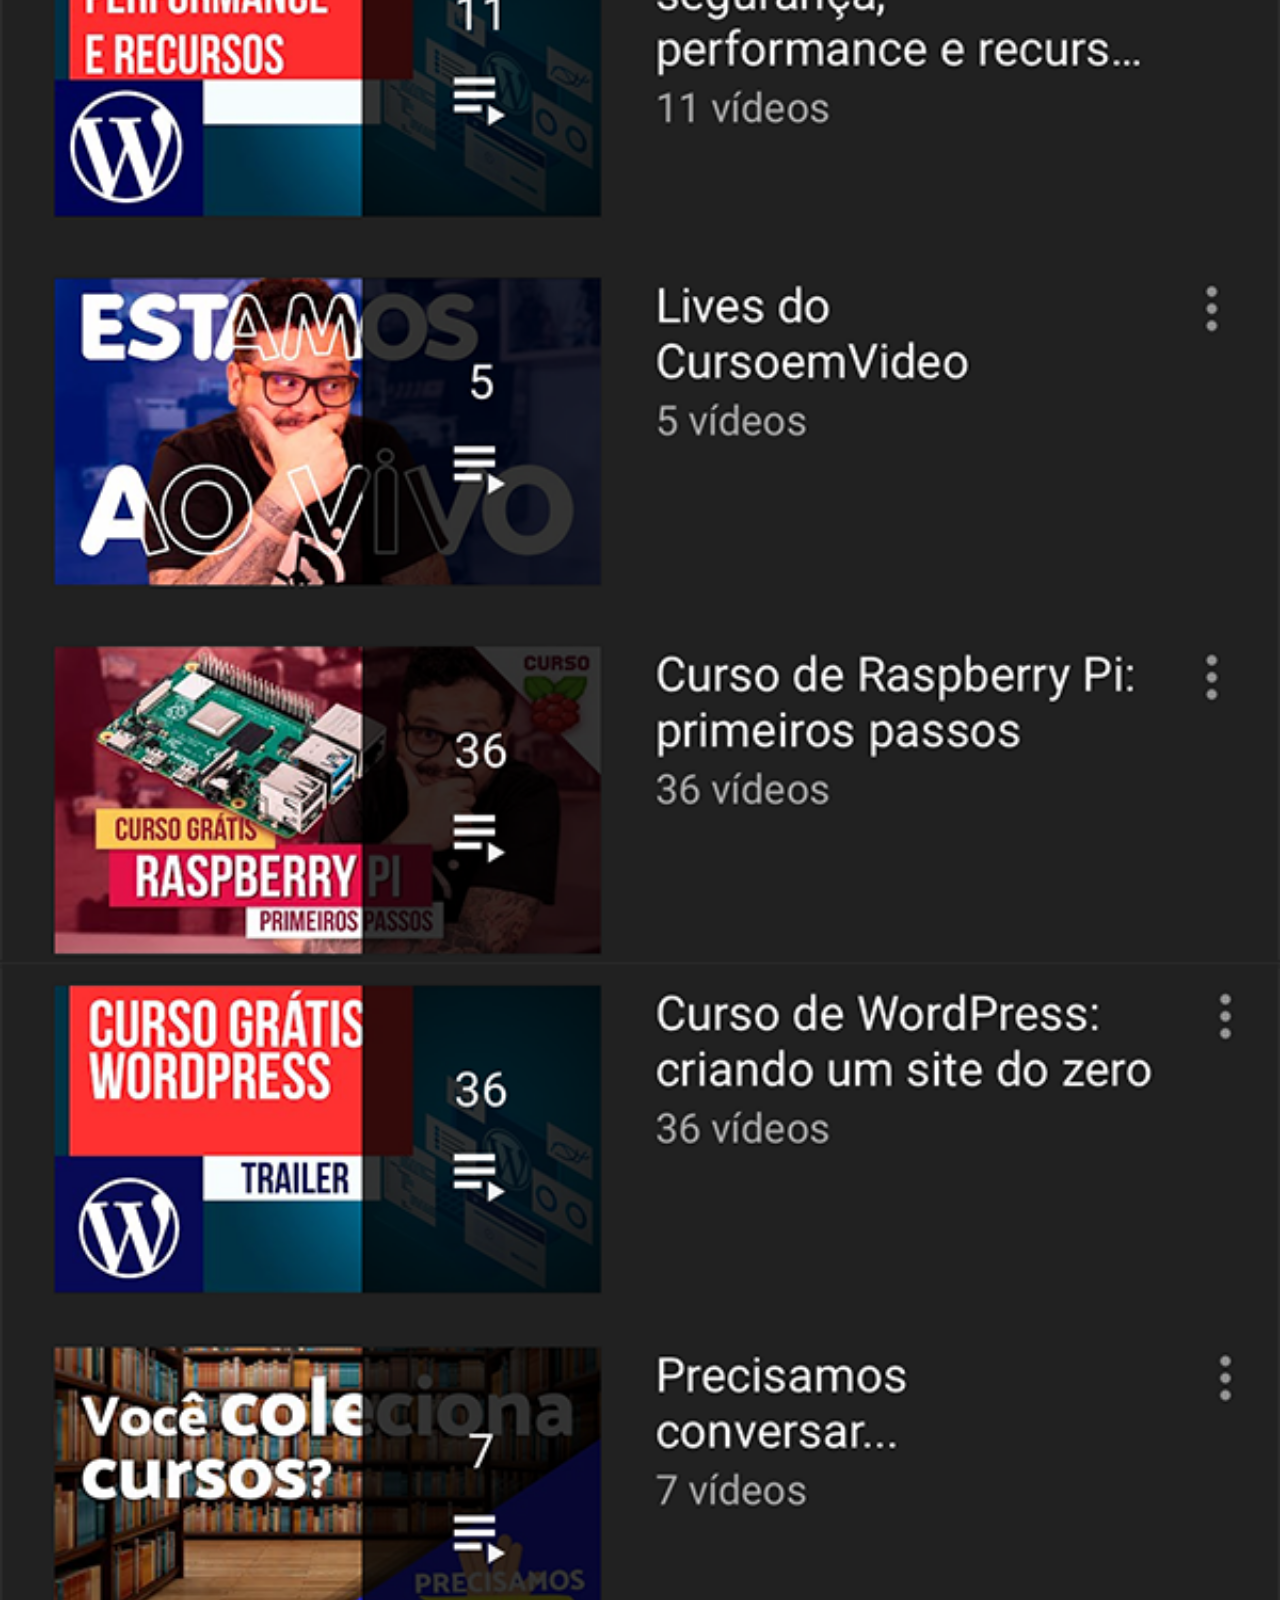
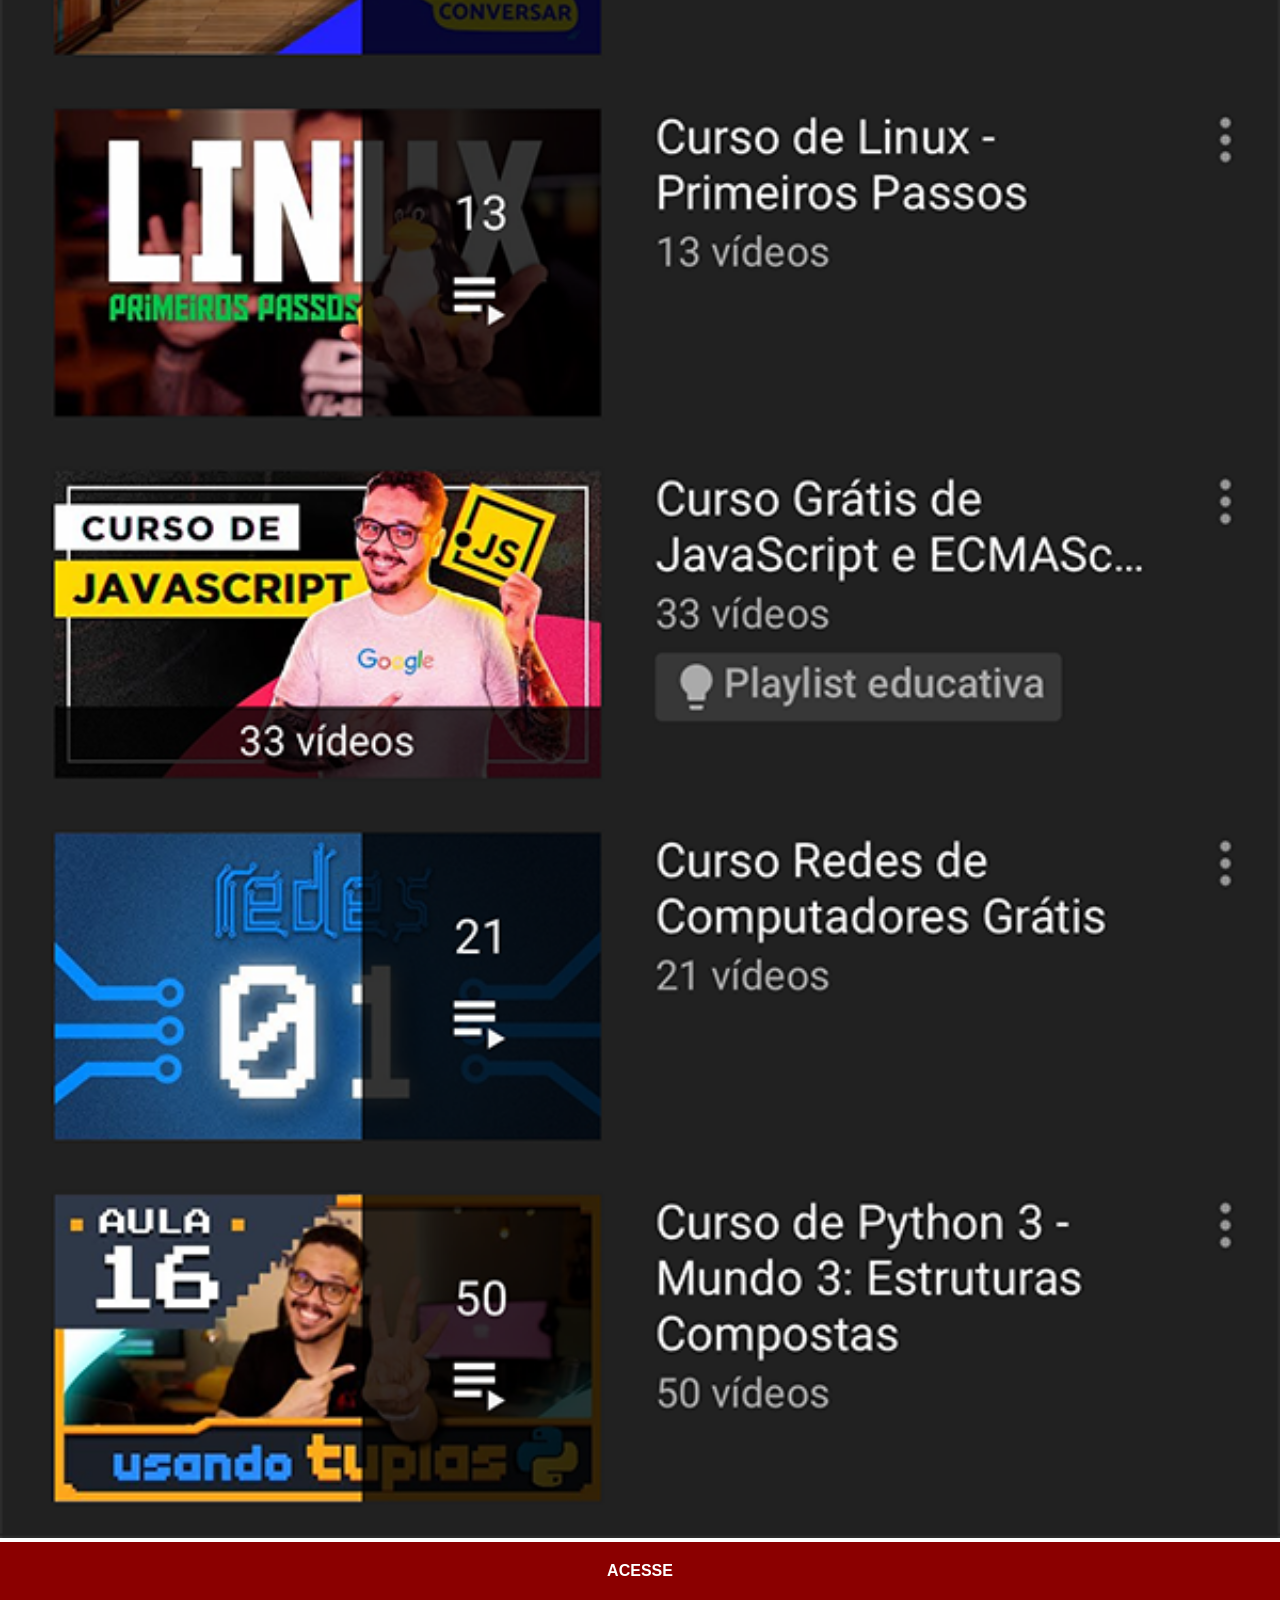
<file: youtube.html>
<!DOCTYPE html>
<html lang="pt-br">
<head>
    <meta charset="UTF-8">
    <meta name="viewport" content="width=device-width, initial-scale=1.0">
    <title>Youtube</title>
    <link rel="stylesheet" href="styles/social.css">
</head>
<body>
    <img src="imagens/tela-youtube.png" alt="youtube">
    <a href="https://www.youtube.com/user/cursoemvideo/playlists" target="_blank">ACESSE</a>
</body>
</html>
</file>
<file: styles/style.css>
@charset "UTF-8";

* {
    margin: 0;
    padding: 0;
    font-family: Arial, Helvetica, sans-serif;
}

html, body {
    background-color: black;
    height: 100vh;
    width: 100vw;
}

body {
    background: url(../imagens/fundo-madeira.jpg) no-repeat top center;
    background-size: cover;
    background-attachment: fixed;
}

main {
    position: relative;
    height: 100vh;
}

#phone {
    position: absolute;
    top: 50%;
    left: 50%;
    transform: translate(-50%, -50%);
    background: url(../imagens/frame-iphone.png) no-repeat;
    width: 311px;
    height: 627px;
}

#screen {
    position: relative;
    top: 80px;
    left: 21px;
    width: 267px;
    height: 471px;
}

section#social-medias {
    text-align: right;
}

#social-medias img {
    width: 50px;
    margin: 10px;
    border-radius: 50%;
    box-shadow: 2px 2px 5px rgba(0, 0, 0, 0.400);
    box-sizing: border-box;
}

section#social-medias img:hover {
    border: 2px solid rgba(255, 255, 255, 0.664);
    transform: translate(-2px, -2px);
    box-shadow: 5px 5px 10px rgba(0, 0, 0, 0.400);
    transition: transform 0.3s, border 1s;
}
</file>
<file: styles/social.css>
* {
    margin: 0;
    padding: 0;
    font-family: Arial, Helvetica, sans-serif;
}

::-webkit-scrollbar {
    width: 0px;
    height: 0px;
}

img {
    width: 100vw;
}

a {
    display: block;
    background-color: darkred;
    padding: 20px;
    text-align: center;
    font-weight: bolder;
    text-decoration: none;
    color: white;
}

a:hover {
    background-color: red;
}
</file>
